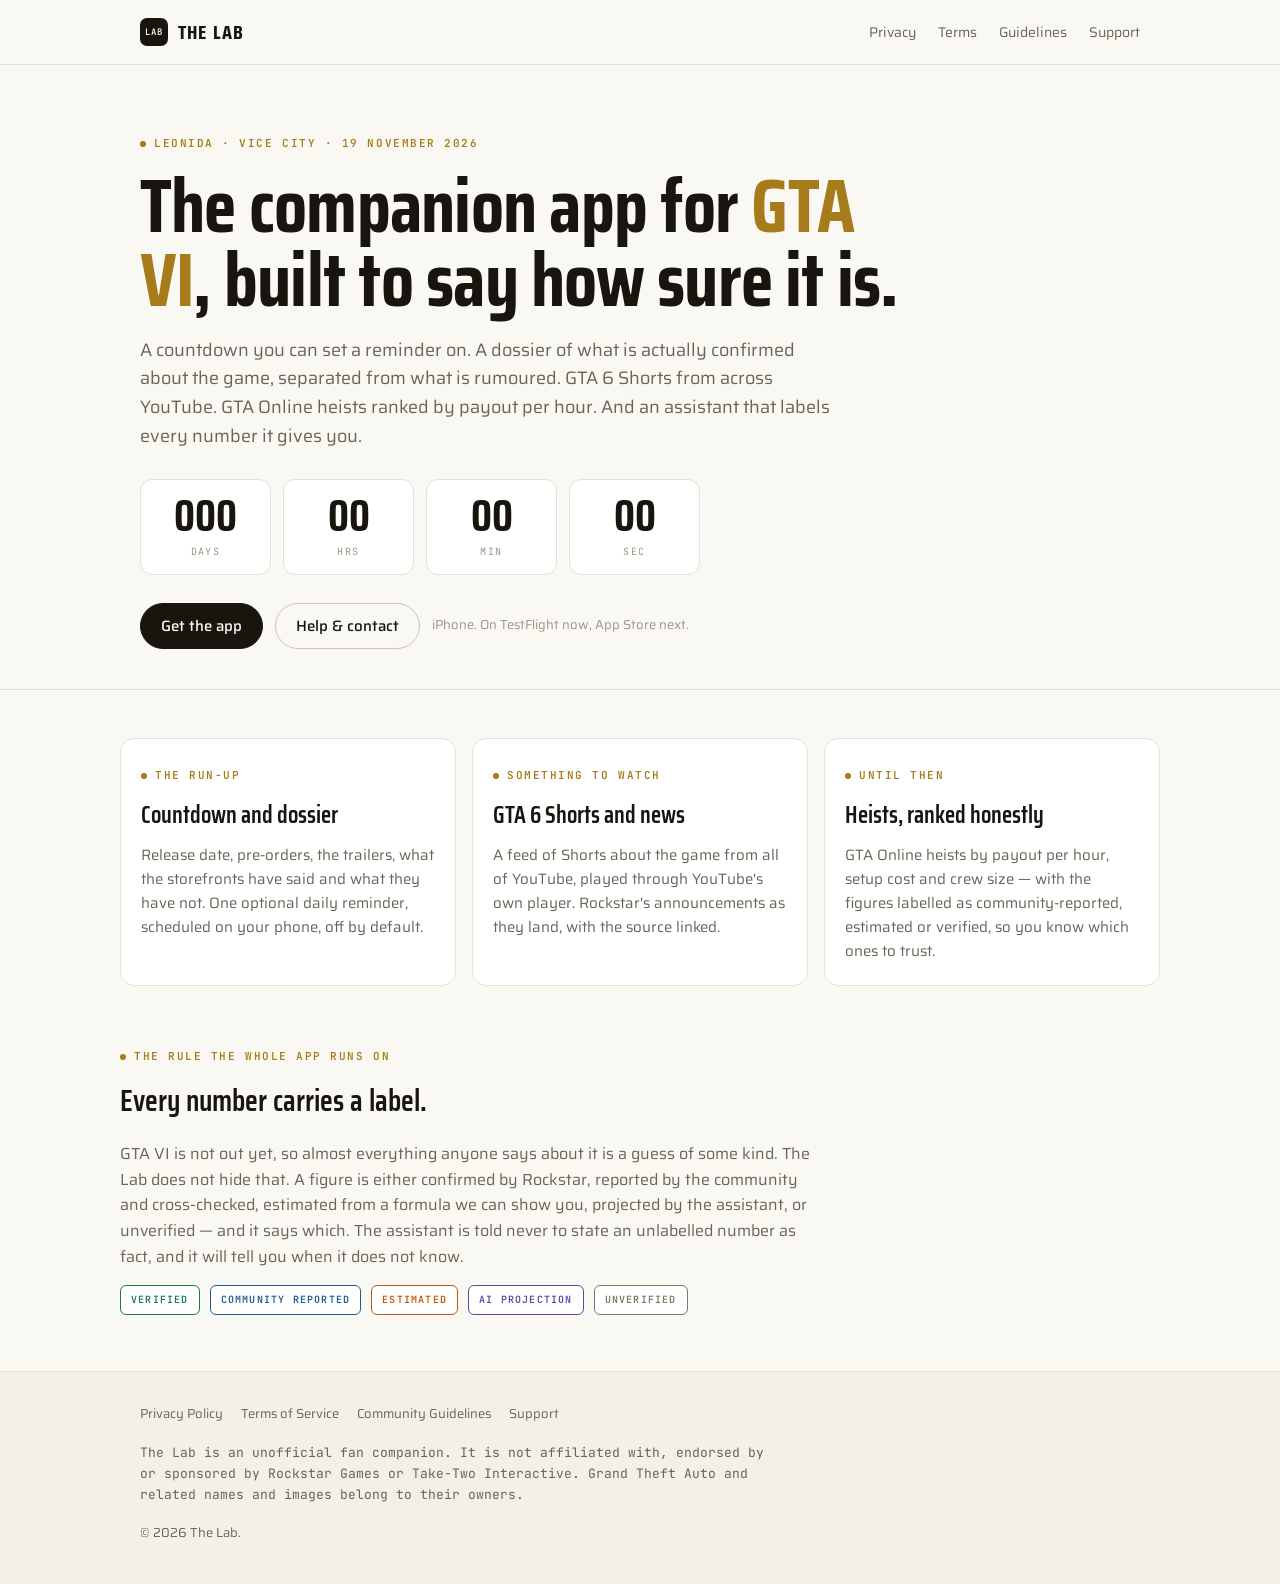
<file: index.html>
<!doctype html>
<html lang="en">
<head>
<meta charset="utf-8">
<meta name="viewport" content="width=device-width, initial-scale=1, viewport-fit=cover">
<title>The Lab — GTA VI companion</title>
<meta name="description" content="The Lab is an unofficial fan companion for Grand Theft Auto VI: the launch countdown, what is actually known about the game, GTA 6 Shorts, heist payouts, and an assistant that says when it does not know.">
<link rel="icon" href="favicon.svg" type="image/svg+xml">
<link rel="preconnect" href="https://fonts.googleapis.com">
<link rel="preconnect" href="https://fonts.gstatic.com" crossorigin>
<link href="https://fonts.googleapis.com/css2?family=JetBrains+Mono:wght@400;600&family=Saira+Condensed:wght@600;700&family=Saira:wght@400;500&display=swap" rel="stylesheet">
<link rel="stylesheet" href="styles.css">
<meta property="og:title" content="The Lab — GTA VI companion">
<meta property="og:description" content="The countdown, the dossier, the Shorts and the heists. Every number labelled with how sure we are.">
<meta property="og:type" content="website">
</head>
<body>

<header class="site-header">
  <div class="wrap">
    <a class="brand" href="./" aria-label="The Lab home">
      <span class="brand-mark" aria-hidden="true">LAB</span>
      <span class="brand-name">The Lab</span>
    </a>
    <nav class="site-nav" aria-label="Site">
      <a href="privacy.html">Privacy</a>
      <a href="terms.html">Terms</a>
      <a href="community-guidelines.html">Guidelines</a>
      <a href="support.html">Support</a>
    </nav>
  </div>
</header>

<main>
  <section class="hero">
    <div class="wrap">
      <span class="eyebrow">Leonida · Vice City · 19 November 2026</span>
      <h1>The companion app for <em>GTA VI</em>, built to say how sure it is.</h1>
      <p class="lead">A countdown you can set a reminder on. A dossier of what is actually confirmed about the game, separated from what is rumoured. GTA 6 Shorts from across YouTube. GTA Online heists ranked by payout per hour. And an assistant that labels every number it gives you.</p>

      <div class="countdown" id="countdown" aria-live="polite" aria-label="Time until GTA VI launches">
        <div><b id="cd-days">—</b><span>days</span></div>
        <div><b id="cd-hours">—</b><span>hrs</span></div>
        <div><b id="cd-mins">—</b><span>min</span></div>
        <div><b id="cd-secs">—</b><span>sec</span></div>
      </div>

      <div class="cta-row">
        <a class="btn" href="support.html#get-the-app">Get the app</a>
        <a class="btn secondary" href="support.html">Help &amp; contact</a>
        <span class="cta-note">iPhone. On TestFlight now, App Store next.</span>
      </div>
    </div>
  </section>

  <section class="wrap features" aria-label="What is inside">
    <article class="feature">
      <span class="eyebrow">The run-up</span>
      <h2>Countdown and dossier</h2>
      <p>Release date, pre-orders, the trailers, what the storefronts have said and what they have not. One optional daily reminder, scheduled on your phone, off by default.</p>
    </article>
    <article class="feature">
      <span class="eyebrow">Something to watch</span>
      <h2>GTA 6 Shorts and news</h2>
      <p>A feed of Shorts about the game from all of YouTube, played through YouTube's own player. Rockstar's announcements as they land, with the source linked.</p>
    </article>
    <article class="feature">
      <span class="eyebrow">Until then</span>
      <h2>Heists, ranked honestly</h2>
      <p>GTA Online heists by payout per hour, setup cost and crew size — with the figures labelled as community-reported, estimated or verified, so you know which ones to trust.</p>
    </article>
  </section>

  <section class="wrap labels" aria-labelledby="labels-h">
    <span class="eyebrow">The rule the whole app runs on</span>
    <h2 id="labels-h">Every number carries a label.</h2>
    <p>GTA VI is not out yet, so almost everything anyone says about it is a guess of some kind. The Lab does not hide that. A figure is either confirmed by Rockstar, reported by the community and cross-checked, estimated from a formula we can show you, projected by the assistant, or unverified — and it says which. The assistant is told never to state an unlabelled number as fact, and it will tell you when it does not know.</p>
    <div class="label-row" aria-label="The five labels">
      <span class="label verified">VERIFIED</span>
      <span class="label community">COMMUNITY REPORTED</span>
      <span class="label estimated">ESTIMATED</span>
      <span class="label projection">AI PROJECTION</span>
      <span class="label unverified">UNVERIFIED</span>
    </div>
  </section>
</main>

<footer class="site-footer">
  <div class="wrap">
    <nav aria-label="Legal">
      <a href="privacy.html">Privacy Policy</a>
      <a href="terms.html">Terms of Service</a>
      <a href="community-guidelines.html">Community Guidelines</a>
      <a href="support.html">Support</a>
    </nav>
    <p class="disclaimer">The Lab is an unofficial fan companion. It is not affiliated with, endorsed by or sponsored by Rockstar Games or Take-Two Interactive. Grand Theft Auto and related names and images belong to their owners.</p>
    <p>© 2026 The Lab.</p>
  </div>
</footer>

<script>
(function () {
  // Same instant the app counts down to: apps/mobile/lib/gta6.ts.
  var target = Date.parse("2026-11-19T05:00:00Z");
  var el = {
    d: document.getElementById("cd-days"),
    h: document.getElementById("cd-hours"),
    m: document.getElementById("cd-mins"),
    s: document.getElementById("cd-secs")
  };
  function pad(n, w) { n = String(n); while (n.length < w) n = "0" + n; return n; }
  function tick() {
    var left = Math.max(0, target - Date.now());
    var s = Math.floor(left / 1000);
    el.d.textContent = pad(Math.floor(s / 86400), 3);
    el.h.textContent = pad(Math.floor(s % 86400 / 3600), 2);
    el.m.textContent = pad(Math.floor(s % 3600 / 60), 2);
    el.s.textContent = pad(s % 60, 2);
  }
  tick();
  setInterval(tick, 1000);
})();
</script>
</body>
</html>
</file>
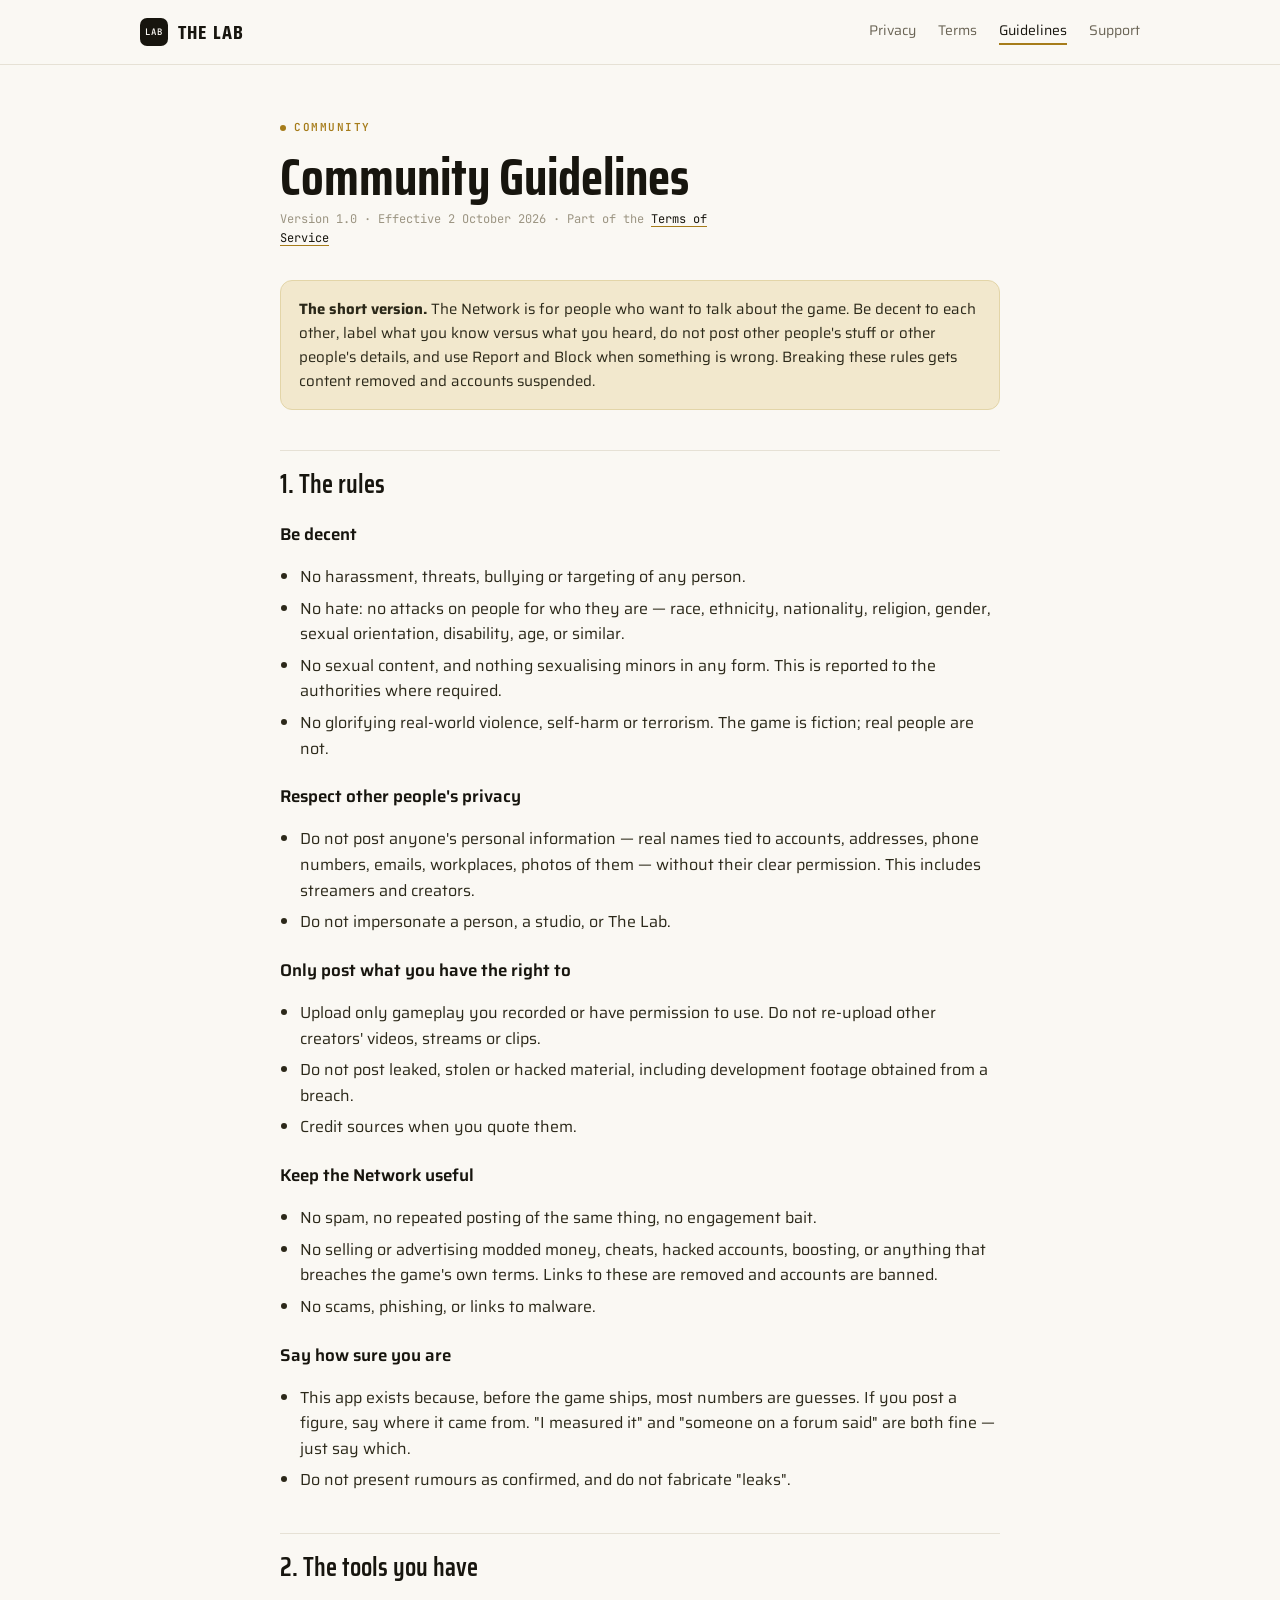
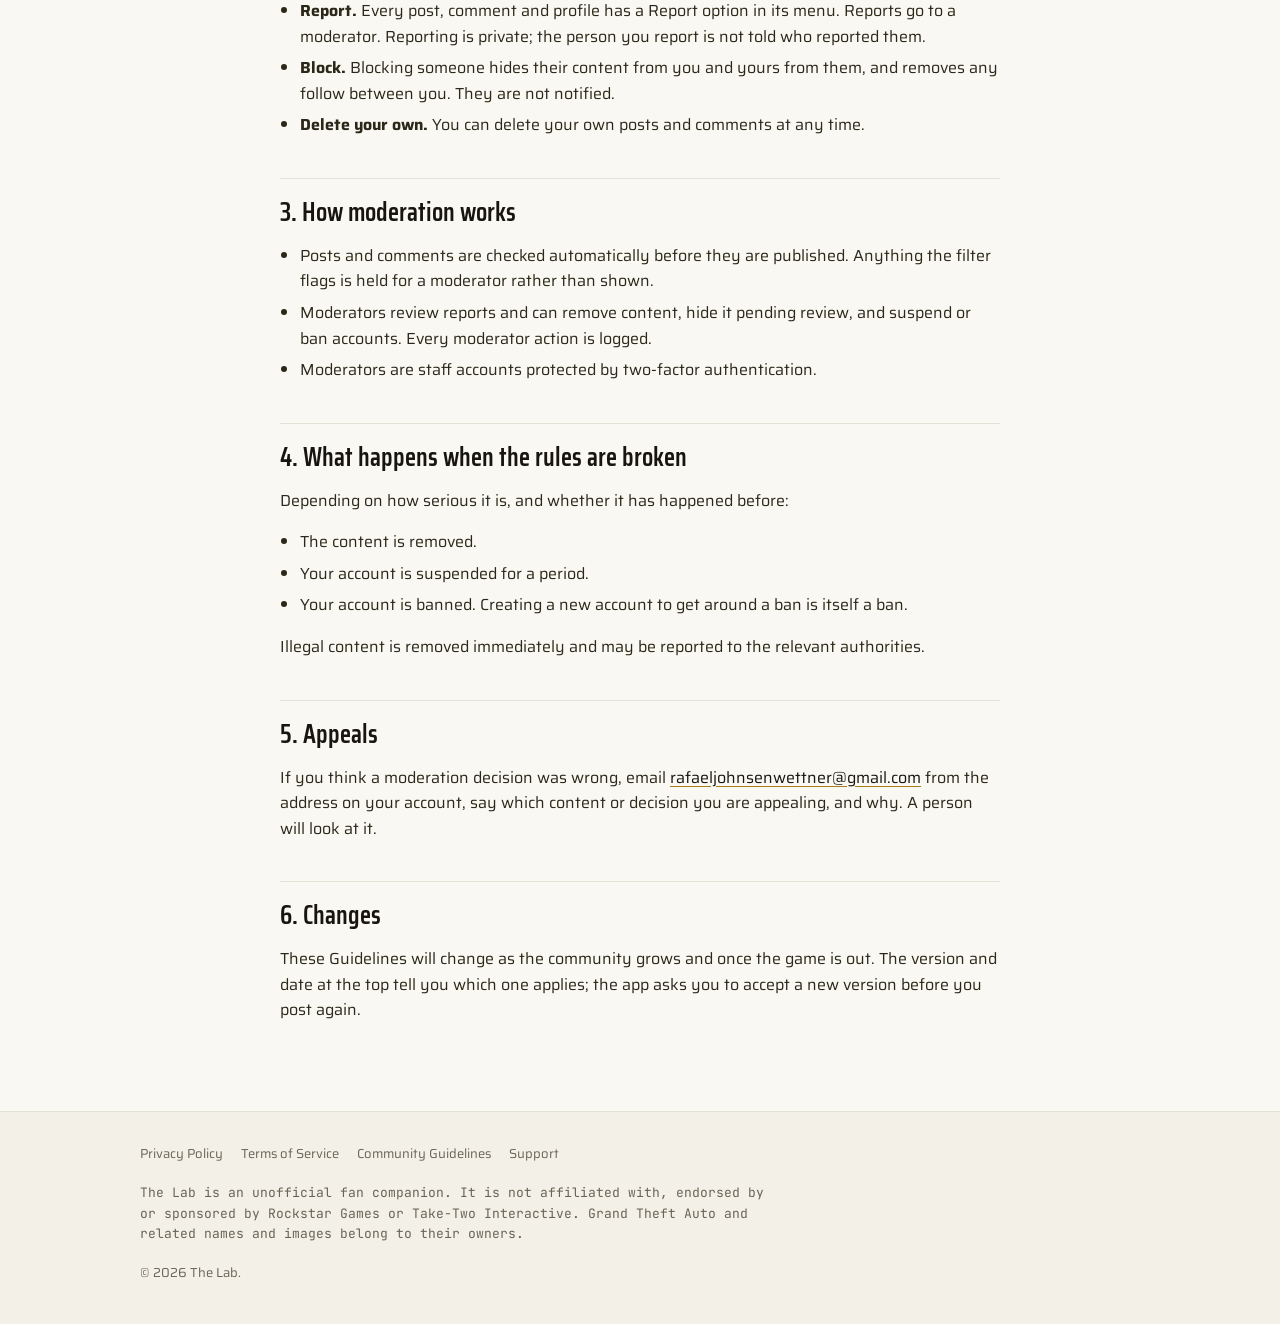
<file: community-guidelines.html>
<!doctype html>
<html lang="en">
<head>
<meta charset="utf-8">
<meta name="viewport" content="width=device-width, initial-scale=1, viewport-fit=cover">
<title>Community Guidelines — The Lab</title>
<meta name="description" content="The rules for posting in The Lab's community, how reporting and blocking work, and what happens when the rules are broken.">
<link rel="icon" href="favicon.svg" type="image/svg+xml">
<link rel="preconnect" href="https://fonts.googleapis.com">
<link rel="preconnect" href="https://fonts.gstatic.com" crossorigin>
<link href="https://fonts.googleapis.com/css2?family=JetBrains+Mono:wght@400;600&family=Saira+Condensed:wght@600;700&family=Saira:wght@400;500&display=swap" rel="stylesheet">
<link rel="stylesheet" href="styles.css">
</head>
<body>

<header class="site-header">
  <div class="wrap">
    <a class="brand" href="./" aria-label="The Lab home">
      <span class="brand-mark" aria-hidden="true">LAB</span>
      <span class="brand-name">The Lab</span>
    </a>
    <nav class="site-nav" aria-label="Site">
      <a href="privacy.html">Privacy</a>
      <a href="terms.html">Terms</a>
      <a href="community-guidelines.html" aria-current="page">Guidelines</a>
      <a href="support.html">Support</a>
    </nav>
  </div>
</header>

<main class="doc">
  <div class="wrap">
    <span class="eyebrow">Community</span>
    <h1>Community Guidelines</h1>
    <p class="meta">Version 1.0 · Effective 2 October 2026 · Part of the <a href="terms.html">Terms of Service</a></p>

    <div class="summary">
      <p><strong>The short version.</strong> The Network is for people who want to talk about the game. Be decent to each other, label what you know versus what you heard, do not post other people's stuff or other people's details, and use Report and Block when something is wrong. Breaking these rules gets content removed and accounts suspended.</p>
    </div>

    <h2>1. The rules</h2>

    <h3>Be decent</h3>
    <ul>
      <li>No harassment, threats, bullying or targeting of any person.</li>
      <li>No hate: no attacks on people for who they are — race, ethnicity, nationality, religion, gender, sexual orientation, disability, age, or similar.</li>
      <li>No sexual content, and nothing sexualising minors in any form. This is reported to the authorities where required.</li>
      <li>No glorifying real-world violence, self-harm or terrorism. The game is fiction; real people are not.</li>
    </ul>

    <h3>Respect other people's privacy</h3>
    <ul>
      <li>Do not post anyone's personal information — real names tied to accounts, addresses, phone numbers, emails, workplaces, photos of them — without their clear permission. This includes streamers and creators.</li>
      <li>Do not impersonate a person, a studio, or The Lab.</li>
    </ul>

    <h3>Only post what you have the right to</h3>
    <ul>
      <li>Upload only gameplay you recorded or have permission to use. Do not re-upload other creators' videos, streams or clips.</li>
      <li>Do not post leaked, stolen or hacked material, including development footage obtained from a breach.</li>
      <li>Credit sources when you quote them.</li>
    </ul>

    <h3>Keep the Network useful</h3>
    <ul>
      <li>No spam, no repeated posting of the same thing, no engagement bait.</li>
      <li>No selling or advertising modded money, cheats, hacked accounts, boosting, or anything that breaches the game's own terms. Links to these are removed and accounts are banned.</li>
      <li>No scams, phishing, or links to malware.</li>
    </ul>

    <h3>Say how sure you are</h3>
    <ul>
      <li>This app exists because, before the game ships, most numbers are guesses. If you post a figure, say where it came from. "I measured it" and "someone on a forum said" are both fine — just say which.</li>
      <li>Do not present rumours as confirmed, and do not fabricate "leaks".</li>
    </ul>

    <h2>2. The tools you have</h2>
    <ul>
      <li><strong>Report.</strong> Every post, comment and profile has a Report option in its menu. Reports go to a moderator. Reporting is private; the person you report is not told who reported them.</li>
      <li><strong>Block.</strong> Blocking someone hides their content from you and yours from them, and removes any follow between you. They are not notified.</li>
      <li><strong>Delete your own.</strong> You can delete your own posts and comments at any time.</li>
    </ul>

    <h2>3. How moderation works</h2>
    <ul>
      <li>Posts and comments are checked automatically before they are published. Anything the filter flags is held for a moderator rather than shown.</li>
      <li>Moderators review reports and can remove content, hide it pending review, and suspend or ban accounts. Every moderator action is logged.</li>
      <li>Moderators are staff accounts protected by two-factor authentication.</li>
    </ul>

    <h2>4. What happens when the rules are broken</h2>
    <p>Depending on how serious it is, and whether it has happened before:</p>
    <ul>
      <li>The content is removed.</li>
      <li>Your account is suspended for a period.</li>
      <li>Your account is banned. Creating a new account to get around a ban is itself a ban.</li>
    </ul>
    <p>Illegal content is removed immediately and may be reported to the relevant authorities.</p>

    <h2>5. Appeals</h2>
    <p>If you think a moderation decision was wrong, email <a href="mailto:rafaeljohnsenwettner@gmail.com">rafaeljohnsenwettner@gmail.com</a> from the address on your account, say which content or decision you are appealing, and why. A person will look at it.</p>

    <h2>6. Changes</h2>
    <p>These Guidelines will change as the community grows and once the game is out. The version and date at the top tell you which one applies; the app asks you to accept a new version before you post again.</p>
  </div>
</main>

<footer class="site-footer">
  <div class="wrap">
    <nav aria-label="Legal">
      <a href="privacy.html">Privacy Policy</a>
      <a href="terms.html">Terms of Service</a>
      <a href="community-guidelines.html">Community Guidelines</a>
      <a href="support.html">Support</a>
    </nav>
    <p class="disclaimer">The Lab is an unofficial fan companion. It is not affiliated with, endorsed by or sponsored by Rockstar Games or Take-Two Interactive. Grand Theft Auto and related names and images belong to their owners.</p>
    <p>© 2026 The Lab.</p>
  </div>
</footer>
</body>
</html>
</file>
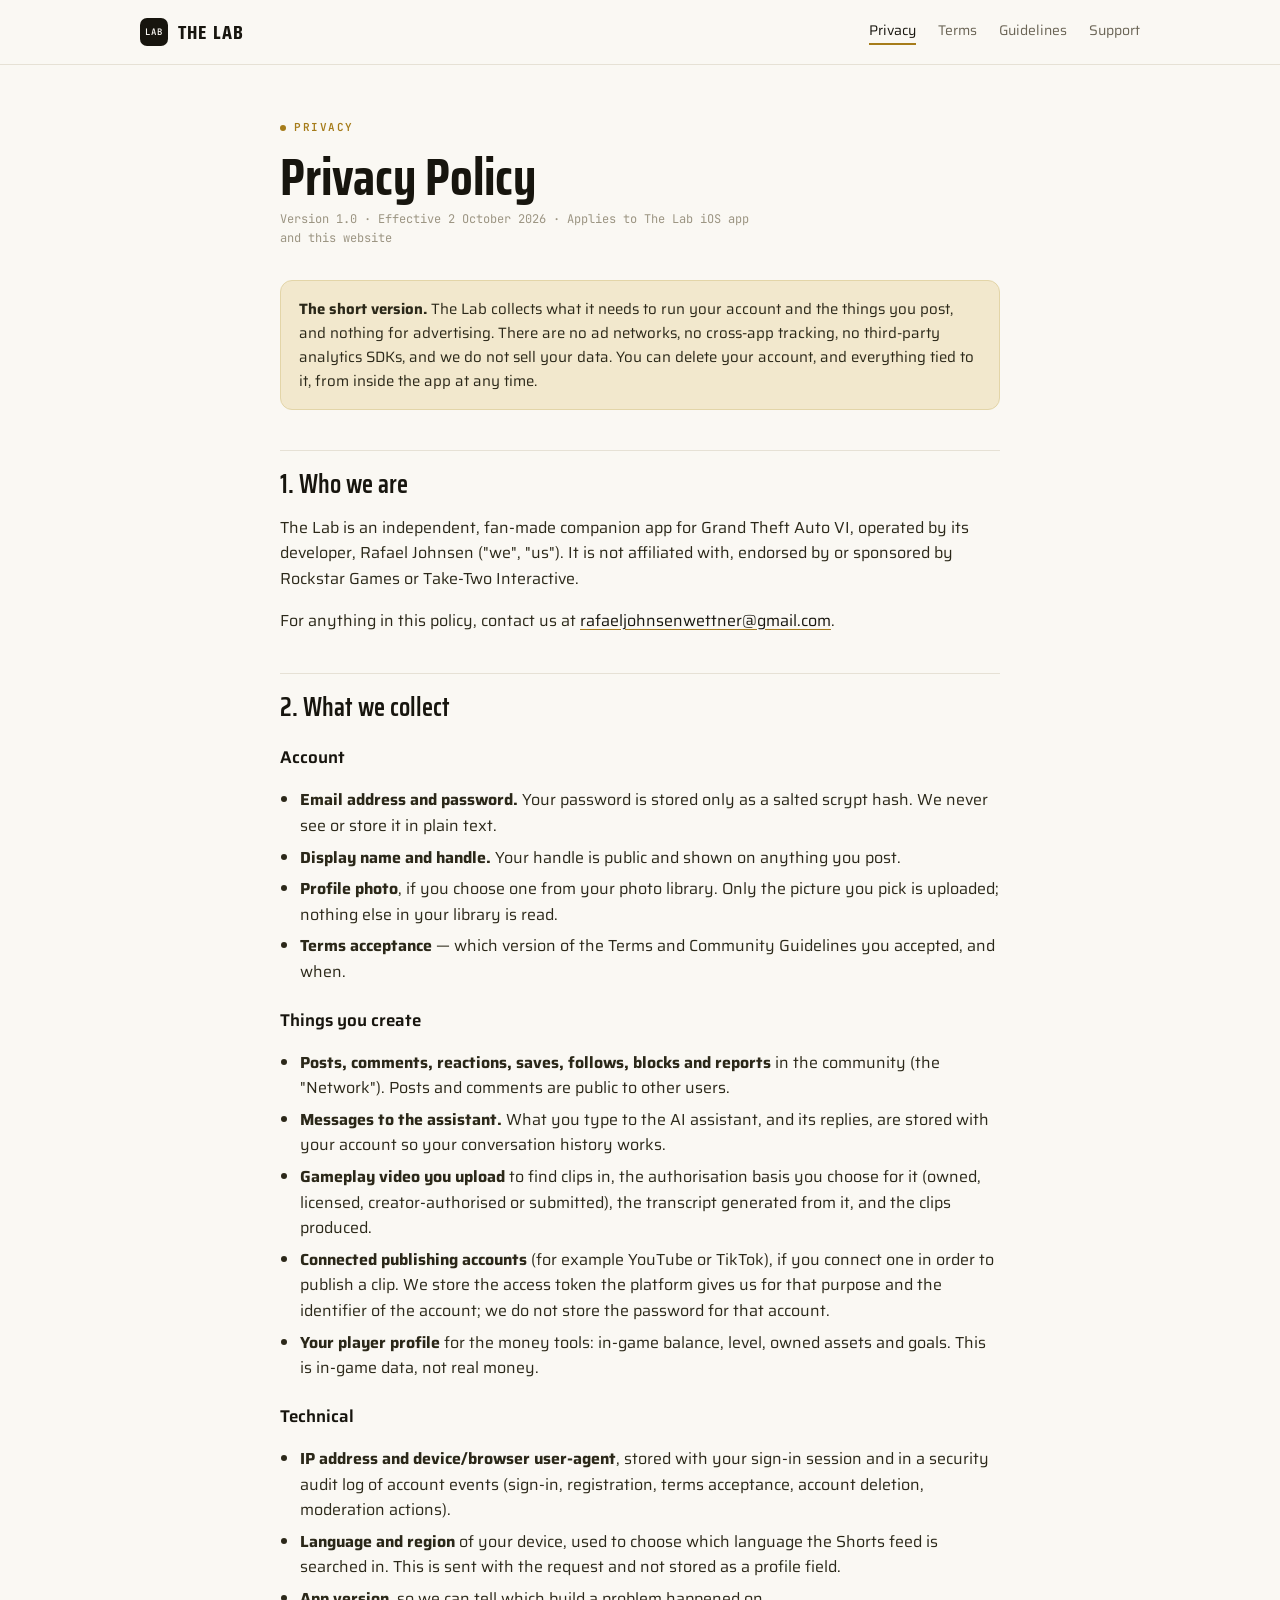
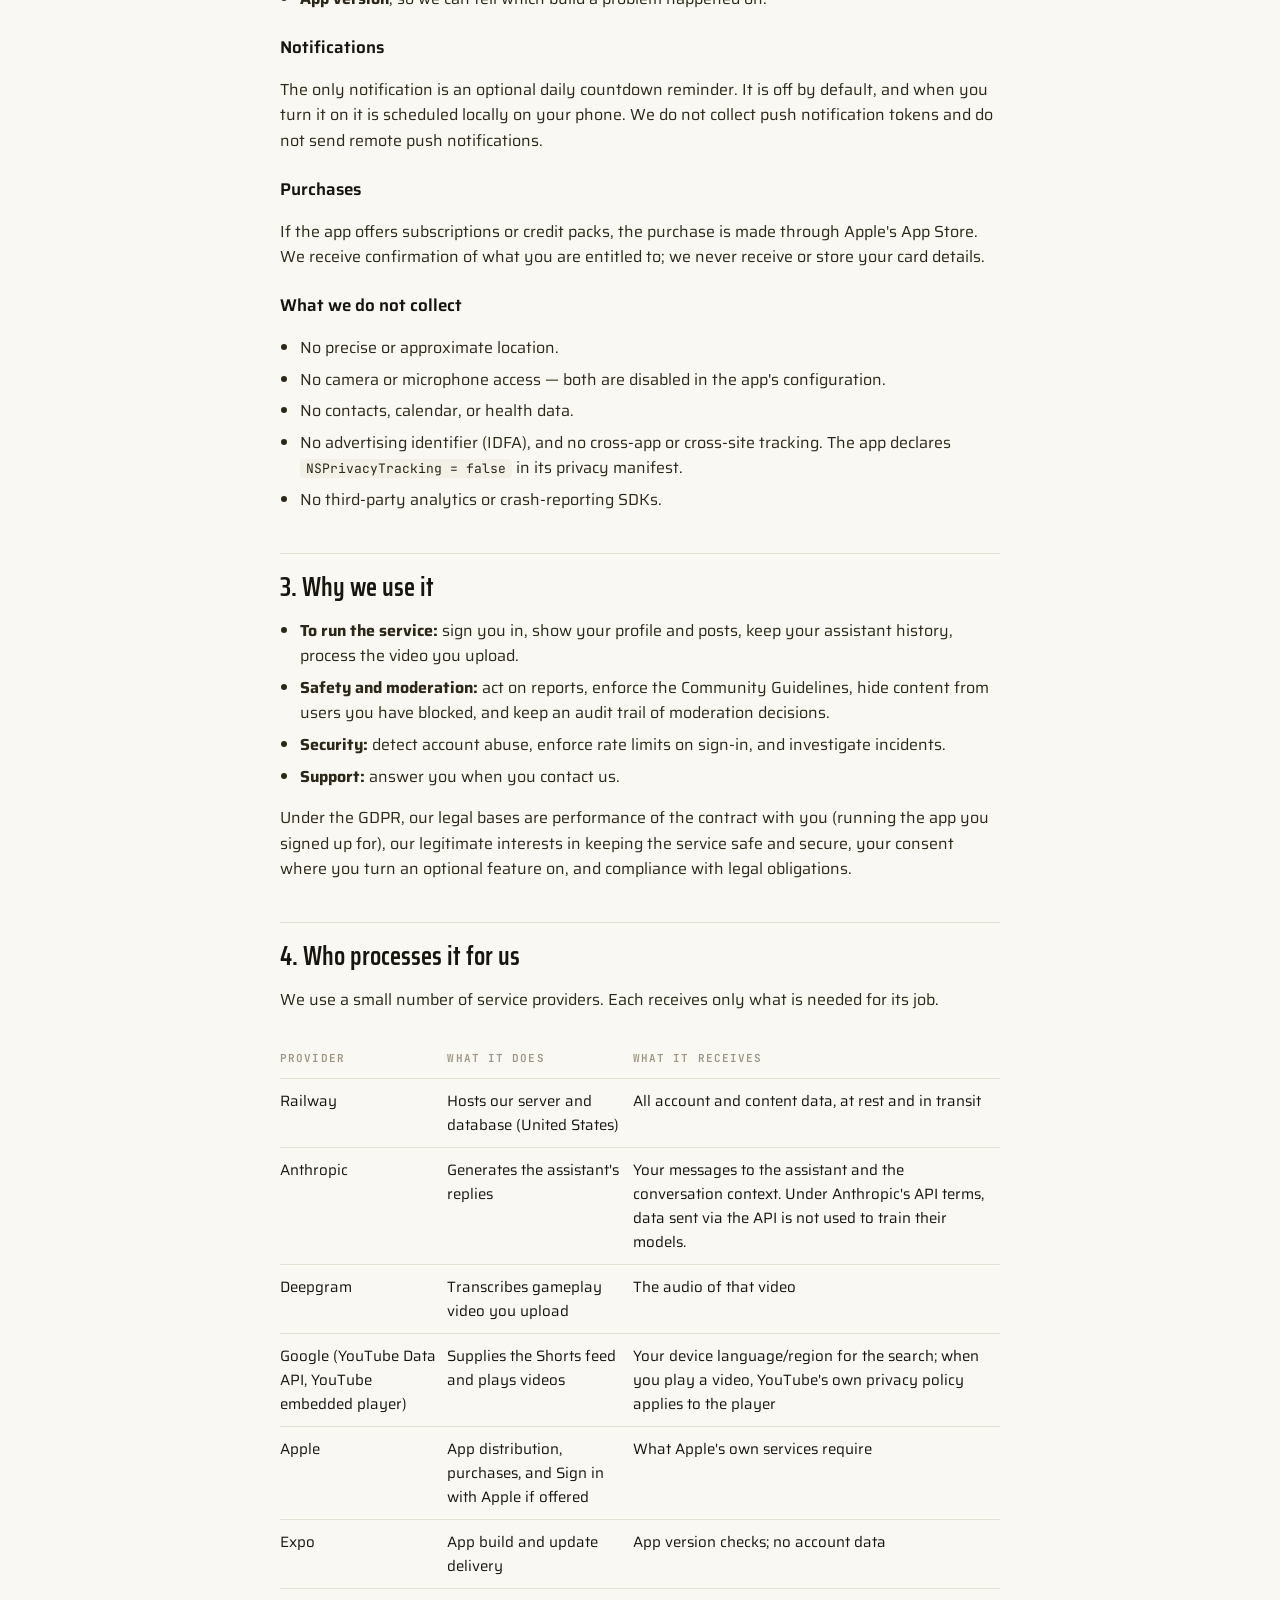
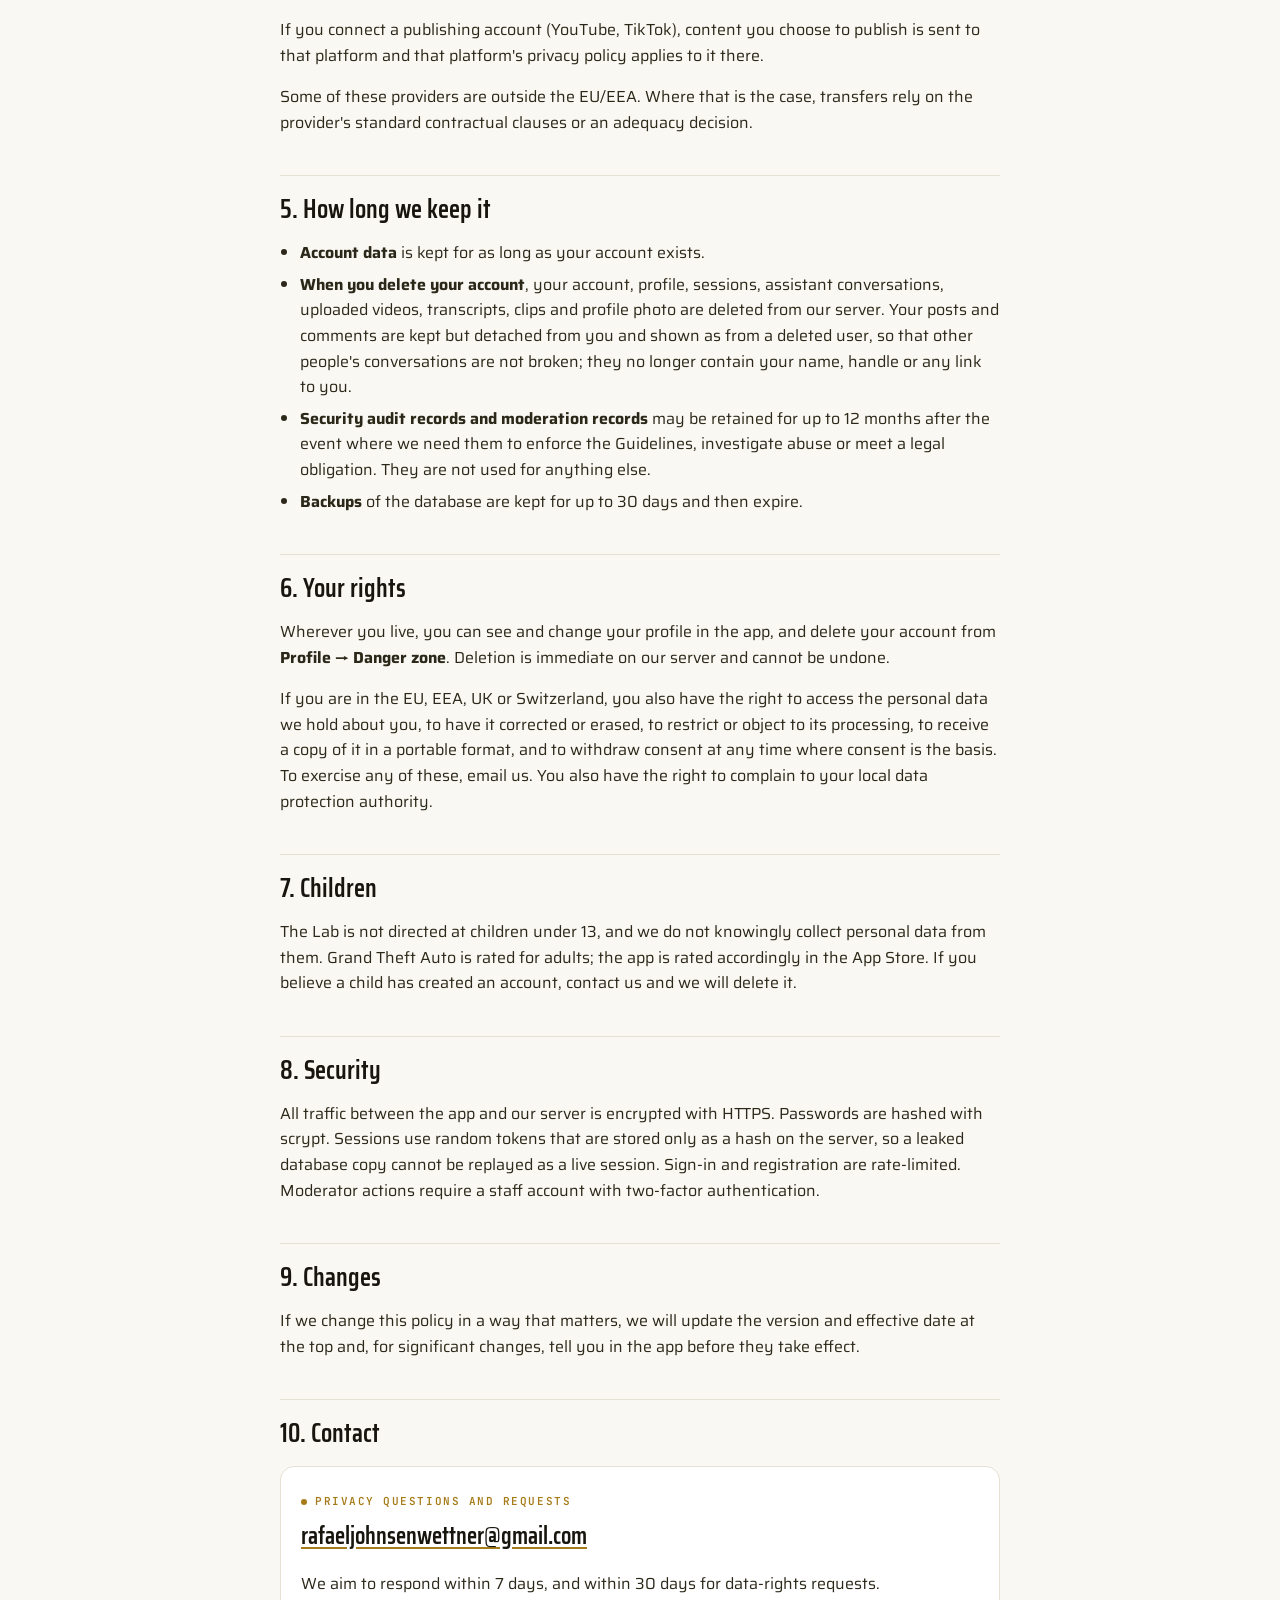
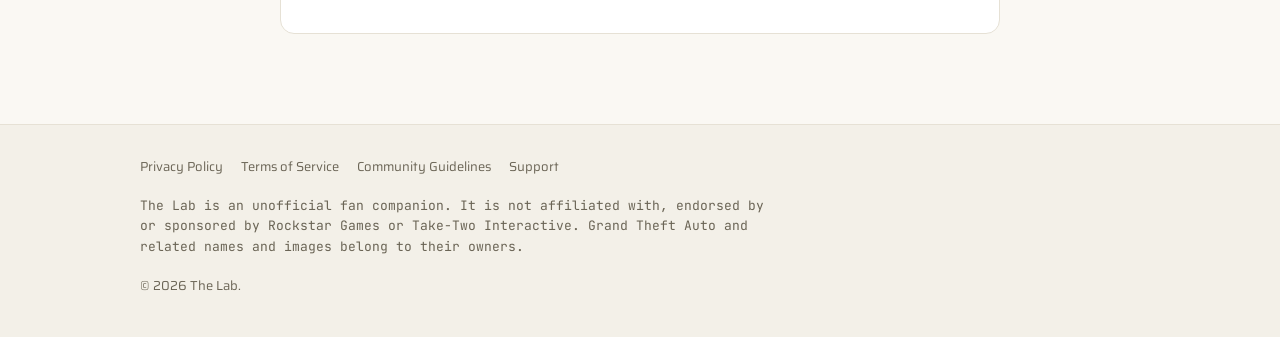
<file: privacy.html>
<!doctype html>
<html lang="en">
<head>
<meta charset="utf-8">
<meta name="viewport" content="width=device-width, initial-scale=1, viewport-fit=cover">
<title>Privacy Policy — The Lab</title>
<meta name="description" content="What The Lab collects, why, who processes it, how long it is kept, and how to delete it.">
<link rel="icon" href="favicon.svg" type="image/svg+xml">
<link rel="preconnect" href="https://fonts.googleapis.com">
<link rel="preconnect" href="https://fonts.gstatic.com" crossorigin>
<link href="https://fonts.googleapis.com/css2?family=JetBrains+Mono:wght@400;600&family=Saira+Condensed:wght@600;700&family=Saira:wght@400;500&display=swap" rel="stylesheet">
<link rel="stylesheet" href="styles.css">
</head>
<body>

<header class="site-header">
  <div class="wrap">
    <a class="brand" href="./" aria-label="The Lab home">
      <span class="brand-mark" aria-hidden="true">LAB</span>
      <span class="brand-name">The Lab</span>
    </a>
    <nav class="site-nav" aria-label="Site">
      <a href="privacy.html" aria-current="page">Privacy</a>
      <a href="terms.html">Terms</a>
      <a href="community-guidelines.html">Guidelines</a>
      <a href="support.html">Support</a>
    </nav>
  </div>
</header>

<main class="doc">
  <div class="wrap">
    <span class="eyebrow">Privacy</span>
    <h1>Privacy Policy</h1>
    <p class="meta">Version 1.0 · Effective 2 October 2026 · Applies to The Lab iOS app and this website</p>

    <div class="summary">
      <p><strong>The short version.</strong> The Lab collects what it needs to run your account and the things you post, and nothing for advertising. There are no ad networks, no cross-app tracking, no third-party analytics SDKs, and we do not sell your data. You can delete your account, and everything tied to it, from inside the app at any time.</p>
    </div>

    <h2>1. Who we are</h2>
    <p>The Lab is an independent, fan-made companion app for Grand Theft Auto VI, operated by its developer, Rafael Johnsen ("we", "us"). It is not affiliated with, endorsed by or sponsored by Rockstar Games or Take-Two Interactive.</p>
    <p>For anything in this policy, contact us at <a href="mailto:rafaeljohnsenwettner@gmail.com">rafaeljohnsenwettner@gmail.com</a>.</p>

    <h2>2. What we collect</h2>

    <h3>Account</h3>
    <ul>
      <li><strong>Email address and password.</strong> Your password is stored only as a salted scrypt hash. We never see or store it in plain text.</li>
      <li><strong>Display name and handle.</strong> Your handle is public and shown on anything you post.</li>
      <li><strong>Profile photo</strong>, if you choose one from your photo library. Only the picture you pick is uploaded; nothing else in your library is read.</li>
      <li><strong>Terms acceptance</strong> — which version of the Terms and Community Guidelines you accepted, and when.</li>
    </ul>

    <h3>Things you create</h3>
    <ul>
      <li><strong>Posts, comments, reactions, saves, follows, blocks and reports</strong> in the community (the "Network"). Posts and comments are public to other users.</li>
      <li><strong>Messages to the assistant.</strong> What you type to the AI assistant, and its replies, are stored with your account so your conversation history works.</li>
      <li><strong>Gameplay video you upload</strong> to find clips in, the authorisation basis you choose for it (owned, licensed, creator-authorised or submitted), the transcript generated from it, and the clips produced.</li>
      <li><strong>Connected publishing accounts</strong> (for example YouTube or TikTok), if you connect one in order to publish a clip. We store the access token the platform gives us for that purpose and the identifier of the account; we do not store the password for that account.</li>
      <li><strong>Your player profile</strong> for the money tools: in-game balance, level, owned assets and goals. This is in-game data, not real money.</li>
    </ul>

    <h3>Technical</h3>
    <ul>
      <li><strong>IP address and device/browser user-agent</strong>, stored with your sign-in session and in a security audit log of account events (sign-in, registration, terms acceptance, account deletion, moderation actions).</li>
      <li><strong>Language and region</strong> of your device, used to choose which language the Shorts feed is searched in. This is sent with the request and not stored as a profile field.</li>
      <li><strong>App version</strong>, so we can tell which build a problem happened on.</li>
    </ul>

    <h3>Notifications</h3>
    <p>The only notification is an optional daily countdown reminder. It is off by default, and when you turn it on it is scheduled locally on your phone. We do not collect push notification tokens and do not send remote push notifications.</p>

    <h3>Purchases</h3>
    <p>If the app offers subscriptions or credit packs, the purchase is made through Apple's App Store. We receive confirmation of what you are entitled to; we never receive or store your card details.</p>

    <h3>What we do not collect</h3>
    <ul>
      <li>No precise or approximate location.</li>
      <li>No camera or microphone access — both are disabled in the app's configuration.</li>
      <li>No contacts, calendar, or health data.</li>
      <li>No advertising identifier (IDFA), and no cross-app or cross-site tracking. The app declares <code>NSPrivacyTracking = false</code> in its privacy manifest.</li>
      <li>No third-party analytics or crash-reporting SDKs.</li>
    </ul>

    <h2>3. Why we use it</h2>
    <ul>
      <li><strong>To run the service:</strong> sign you in, show your profile and posts, keep your assistant history, process the video you upload.</li>
      <li><strong>Safety and moderation:</strong> act on reports, enforce the Community Guidelines, hide content from users you have blocked, and keep an audit trail of moderation decisions.</li>
      <li><strong>Security:</strong> detect account abuse, enforce rate limits on sign-in, and investigate incidents.</li>
      <li><strong>Support:</strong> answer you when you contact us.</li>
    </ul>
    <p>Under the GDPR, our legal bases are performance of the contract with you (running the app you signed up for), our legitimate interests in keeping the service safe and secure, your consent where you turn an optional feature on, and compliance with legal obligations.</p>

    <h2>4. Who processes it for us</h2>
    <p>We use a small number of service providers. Each receives only what is needed for its job.</p>
    <div class="table-scroll">
    <table>
      <tr><th>Provider</th><th>What it does</th><th>What it receives</th></tr>
      <tr><td>Railway</td><td>Hosts our server and database (United States)</td><td>All account and content data, at rest and in transit</td></tr>
      <tr><td>Anthropic</td><td>Generates the assistant's replies</td><td>Your messages to the assistant and the conversation context. Under Anthropic's API terms, data sent via the API is not used to train their models.</td></tr>
      <tr><td>Deepgram</td><td>Transcribes gameplay video you upload</td><td>The audio of that video</td></tr>
      <tr><td>Google (YouTube Data API, YouTube embedded player)</td><td>Supplies the Shorts feed and plays videos</td><td>Your device language/region for the search; when you play a video, YouTube's own privacy policy applies to the player</td></tr>
      <tr><td>Apple</td><td>App distribution, purchases, and Sign in with Apple if offered</td><td>What Apple's own services require</td></tr>
      <tr><td>Expo</td><td>App build and update delivery</td><td>App version checks; no account data</td></tr>
    </table>
    </div>
    <p>If you connect a publishing account (YouTube, TikTok), content you choose to publish is sent to that platform and that platform's privacy policy applies to it there.</p>
    <p>Some of these providers are outside the EU/EEA. Where that is the case, transfers rely on the provider's standard contractual clauses or an adequacy decision.</p>

    <h2>5. How long we keep it</h2>
    <ul>
      <li><strong>Account data</strong> is kept for as long as your account exists.</li>
      <li><strong>When you delete your account</strong>, your account, profile, sessions, assistant conversations, uploaded videos, transcripts, clips and profile photo are deleted from our server. Your posts and comments are kept but detached from you and shown as from a deleted user, so that other people's conversations are not broken; they no longer contain your name, handle or any link to you.</li>
      <li><strong>Security audit records and moderation records</strong> may be retained for up to 12 months after the event where we need them to enforce the Guidelines, investigate abuse or meet a legal obligation. They are not used for anything else.</li>
      <li><strong>Backups</strong> of the database are kept for up to 30 days and then expire.</li>
    </ul>

    <h2>6. Your rights</h2>
    <p>Wherever you live, you can see and change your profile in the app, and delete your account from <strong>Profile → Danger zone</strong>. Deletion is immediate on our server and cannot be undone.</p>
    <p>If you are in the EU, EEA, UK or Switzerland, you also have the right to access the personal data we hold about you, to have it corrected or erased, to restrict or object to its processing, to receive a copy of it in a portable format, and to withdraw consent at any time where consent is the basis. To exercise any of these, email us. You also have the right to complain to your local data protection authority.</p>

    <h2>7. Children</h2>
    <p>The Lab is not directed at children under 13, and we do not knowingly collect personal data from them. Grand Theft Auto is rated for adults; the app is rated accordingly in the App Store. If you believe a child has created an account, contact us and we will delete it.</p>

    <h2>8. Security</h2>
    <p>All traffic between the app and our server is encrypted with HTTPS. Passwords are hashed with scrypt. Sessions use random tokens that are stored only as a hash on the server, so a leaked database copy cannot be replayed as a live session. Sign-in and registration are rate-limited. Moderator actions require a staff account with two-factor authentication.</p>

    <h2>9. Changes</h2>
    <p>If we change this policy in a way that matters, we will update the version and effective date at the top and, for significant changes, tell you in the app before they take effect.</p>

    <h2>10. Contact</h2>
    <div class="contact-card">
      <span class="eyebrow">Privacy questions and requests</span>
      <p class="big"><a href="mailto:rafaeljohnsenwettner@gmail.com">rafaeljohnsenwettner@gmail.com</a></p>
      <p>We aim to respond within 7 days, and within 30 days for data-rights requests.</p>
    </div>
  </div>
</main>

<footer class="site-footer">
  <div class="wrap">
    <nav aria-label="Legal">
      <a href="privacy.html">Privacy Policy</a>
      <a href="terms.html">Terms of Service</a>
      <a href="community-guidelines.html">Community Guidelines</a>
      <a href="support.html">Support</a>
    </nav>
    <p class="disclaimer">The Lab is an unofficial fan companion. It is not affiliated with, endorsed by or sponsored by Rockstar Games or Take-Two Interactive. Grand Theft Auto and related names and images belong to their owners.</p>
    <p>© 2026 The Lab.</p>
  </div>
</footer>
</body>
</html>
</file>
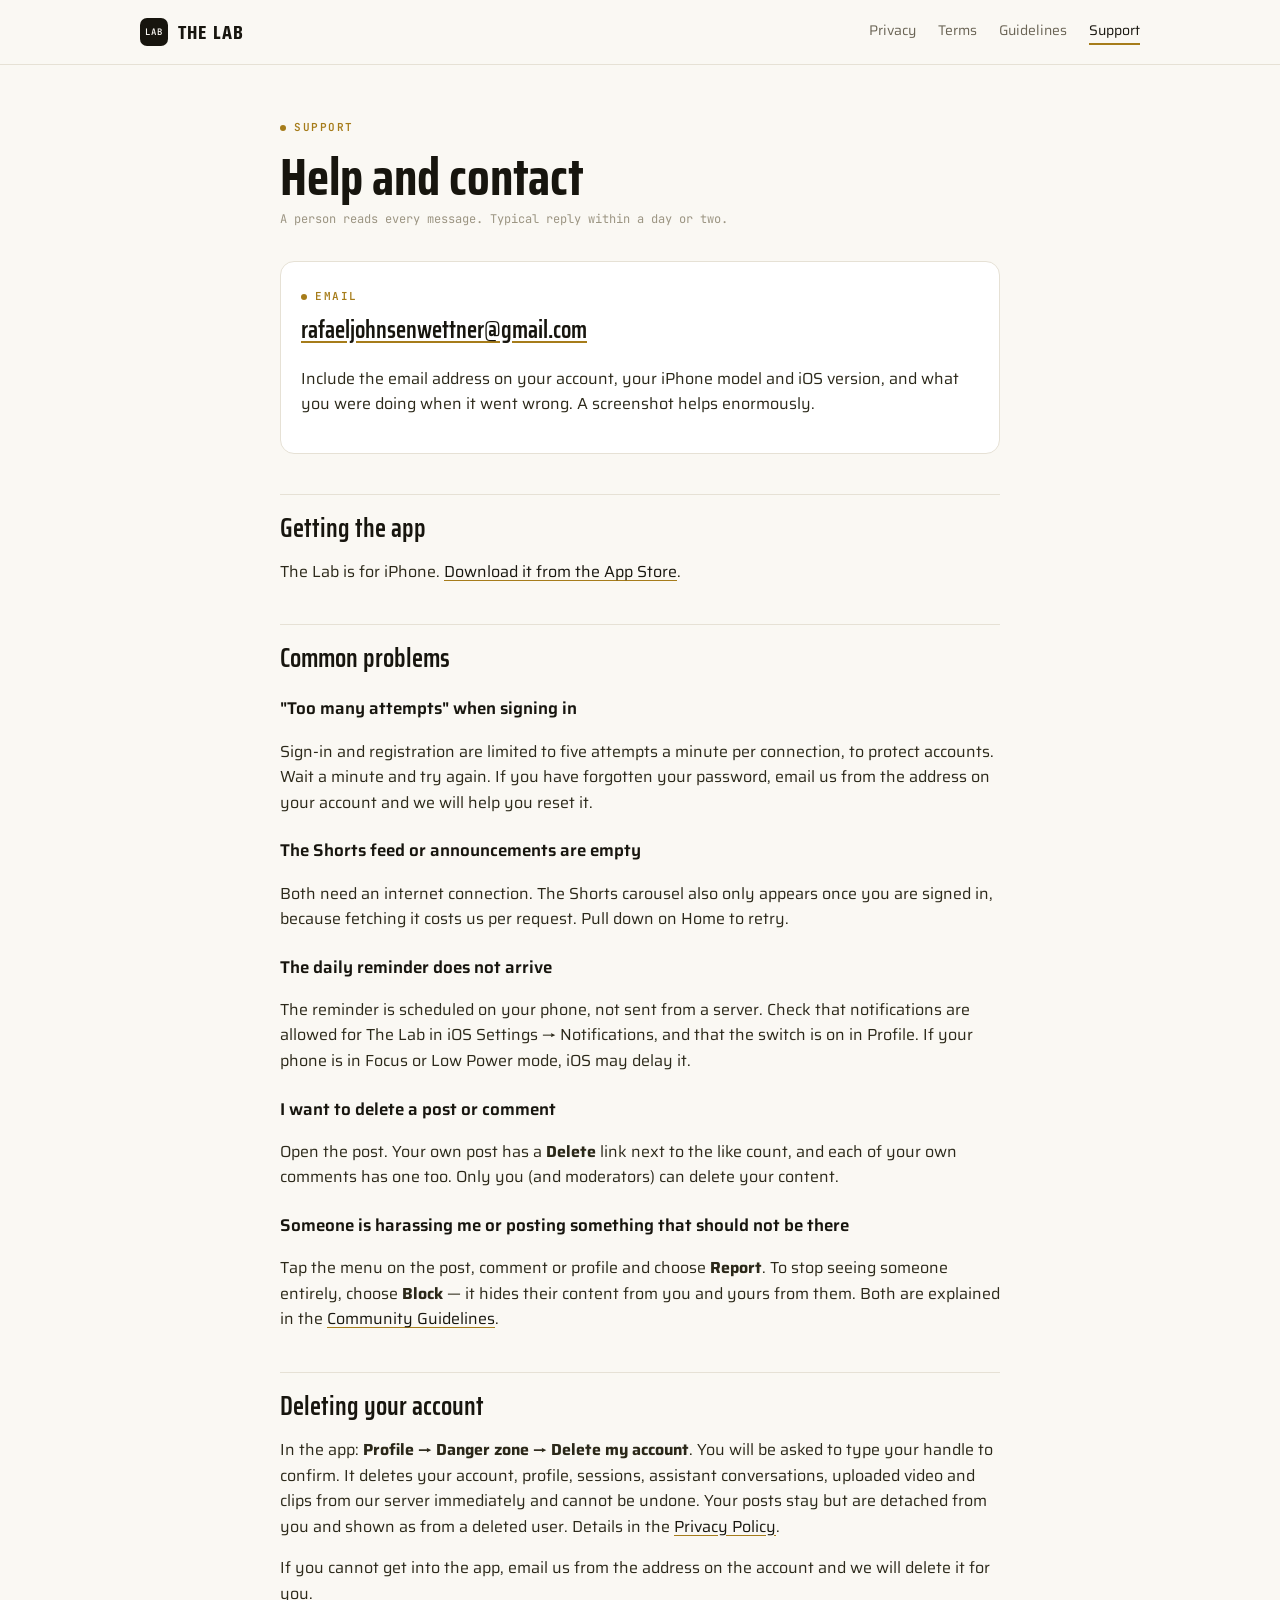
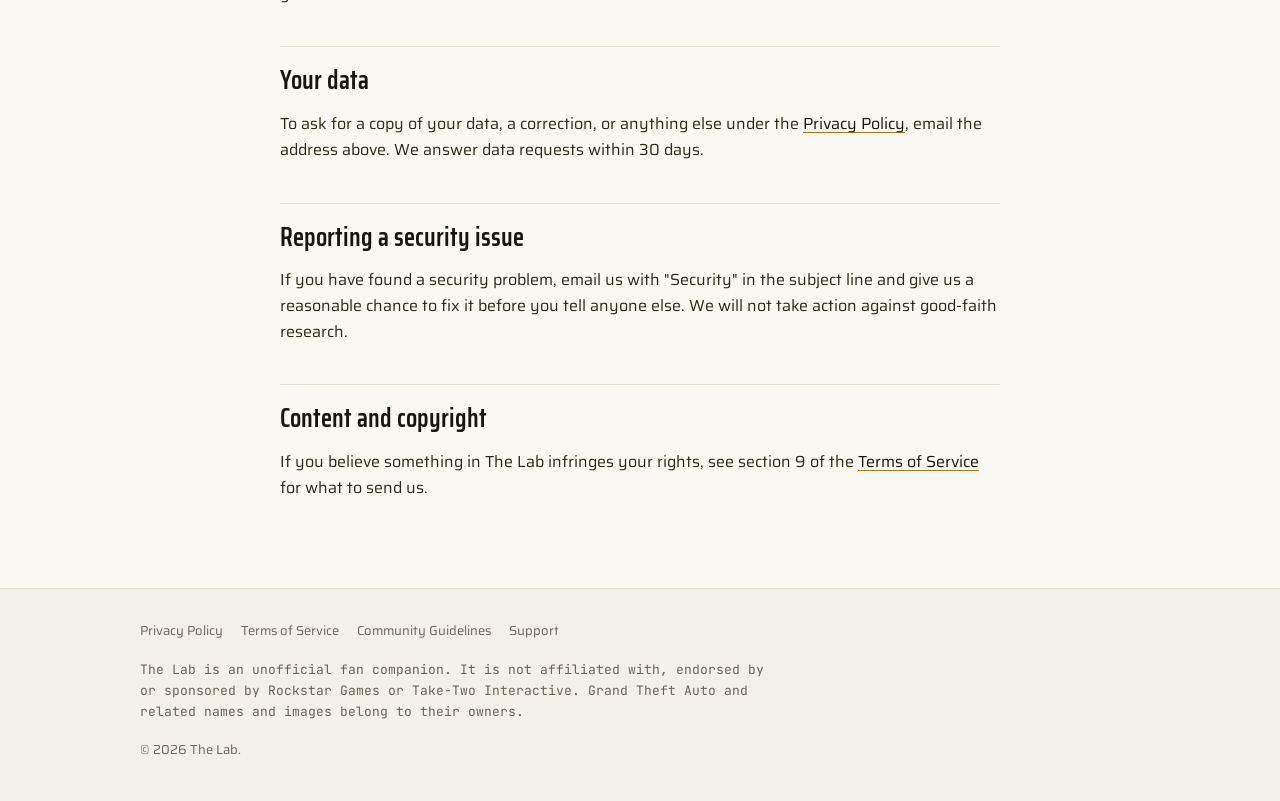
<file: support.html>
<!doctype html>
<html lang="en">
<head>
<meta charset="utf-8">
<meta name="viewport" content="width=device-width, initial-scale=1, viewport-fit=cover">
<title>Support — The Lab</title>
<meta name="description" content="Get help with The Lab: contact, common problems, how to delete your account, and how to get the app.">
<link rel="icon" href="favicon.svg" type="image/svg+xml">
<link rel="preconnect" href="https://fonts.googleapis.com">
<link rel="preconnect" href="https://fonts.gstatic.com" crossorigin>
<link href="https://fonts.googleapis.com/css2?family=JetBrains+Mono:wght@400;600&family=Saira+Condensed:wght@600;700&family=Saira:wght@400;500&display=swap" rel="stylesheet">
<link rel="stylesheet" href="styles.css">
</head>
<body>

<header class="site-header">
  <div class="wrap">
    <a class="brand" href="./" aria-label="The Lab home">
      <span class="brand-mark" aria-hidden="true">LAB</span>
      <span class="brand-name">The Lab</span>
    </a>
    <nav class="site-nav" aria-label="Site">
      <a href="privacy.html">Privacy</a>
      <a href="terms.html">Terms</a>
      <a href="community-guidelines.html">Guidelines</a>
      <a href="support.html" aria-current="page">Support</a>
    </nav>
  </div>
</header>

<main class="doc">
  <div class="wrap">
    <span class="eyebrow">Support</span>
    <h1>Help and contact</h1>
    <p class="meta">A person reads every message. Typical reply within a day or two.</p>

    <div class="contact-card">
      <span class="eyebrow">Email</span>
      <p class="big"><a href="mailto:rafaeljohnsenwettner@gmail.com?subject=The%20Lab%20support">rafaeljohnsenwettner@gmail.com</a></p>
      <p>Include the email address on your account, your iPhone model and iOS version, and what you were doing when it went wrong. A screenshot helps enormously.</p>
    </div>

    <h2 id="get-the-app">Getting the app</h2>
    <p>The Lab is for iPhone. <a href="https://apps.apple.com/app/id6812873685">Download it from the App Store</a>.</p>

    <h2>Common problems</h2>

    <h3>"Too many attempts" when signing in</h3>
    <p>Sign-in and registration are limited to five attempts a minute per connection, to protect accounts. Wait a minute and try again. If you have forgotten your password, email us from the address on your account and we will help you reset it.</p>

    <h3>The Shorts feed or announcements are empty</h3>
    <p>Both need an internet connection. The Shorts carousel also only appears once you are signed in, because fetching it costs us per request. Pull down on Home to retry.</p>

    <h3>The daily reminder does not arrive</h3>
    <p>The reminder is scheduled on your phone, not sent from a server. Check that notifications are allowed for The Lab in iOS Settings → Notifications, and that the switch is on in Profile. If your phone is in Focus or Low Power mode, iOS may delay it.</p>

    <h3>I want to delete a post or comment</h3>
    <p>Open the post. Your own post has a <strong>Delete</strong> link next to the like count, and each of your own comments has one too. Only you (and moderators) can delete your content.</p>

    <h3>Someone is harassing me or posting something that should not be there</h3>
    <p>Tap the menu on the post, comment or profile and choose <strong>Report</strong>. To stop seeing someone entirely, choose <strong>Block</strong> — it hides their content from you and yours from them. Both are explained in the <a href="community-guidelines.html">Community Guidelines</a>.</p>

    <h2>Deleting your account</h2>
    <p>In the app: <strong>Profile → Danger zone → Delete my account</strong>. You will be asked to type your handle to confirm. It deletes your account, profile, sessions, assistant conversations, uploaded video and clips from our server immediately and cannot be undone. Your posts stay but are detached from you and shown as from a deleted user. Details in the <a href="privacy.html">Privacy Policy</a>.</p>
    <p>If you cannot get into the app, email us from the address on the account and we will delete it for you.</p>

    <h2>Your data</h2>
    <p>To ask for a copy of your data, a correction, or anything else under the <a href="privacy.html">Privacy Policy</a>, email the address above. We answer data requests within 30 days.</p>

    <h2>Reporting a security issue</h2>
    <p>If you have found a security problem, email us with "Security" in the subject line and give us a reasonable chance to fix it before you tell anyone else. We will not take action against good-faith research.</p>

    <h2>Content and copyright</h2>
    <p>If you believe something in The Lab infringes your rights, see section 9 of the <a href="terms.html">Terms of Service</a> for what to send us.</p>
  </div>
</main>

<footer class="site-footer">
  <div class="wrap">
    <nav aria-label="Legal">
      <a href="privacy.html">Privacy Policy</a>
      <a href="terms.html">Terms of Service</a>
      <a href="community-guidelines.html">Community Guidelines</a>
      <a href="support.html">Support</a>
    </nav>
    <p class="disclaimer">The Lab is an unofficial fan companion. It is not affiliated with, endorsed by or sponsored by Rockstar Games or Take-Two Interactive. Grand Theft Auto and related names and images belong to their owners.</p>
    <p>© 2026 The Lab.</p>
  </div>
</footer>
</body>
</html>
</file>
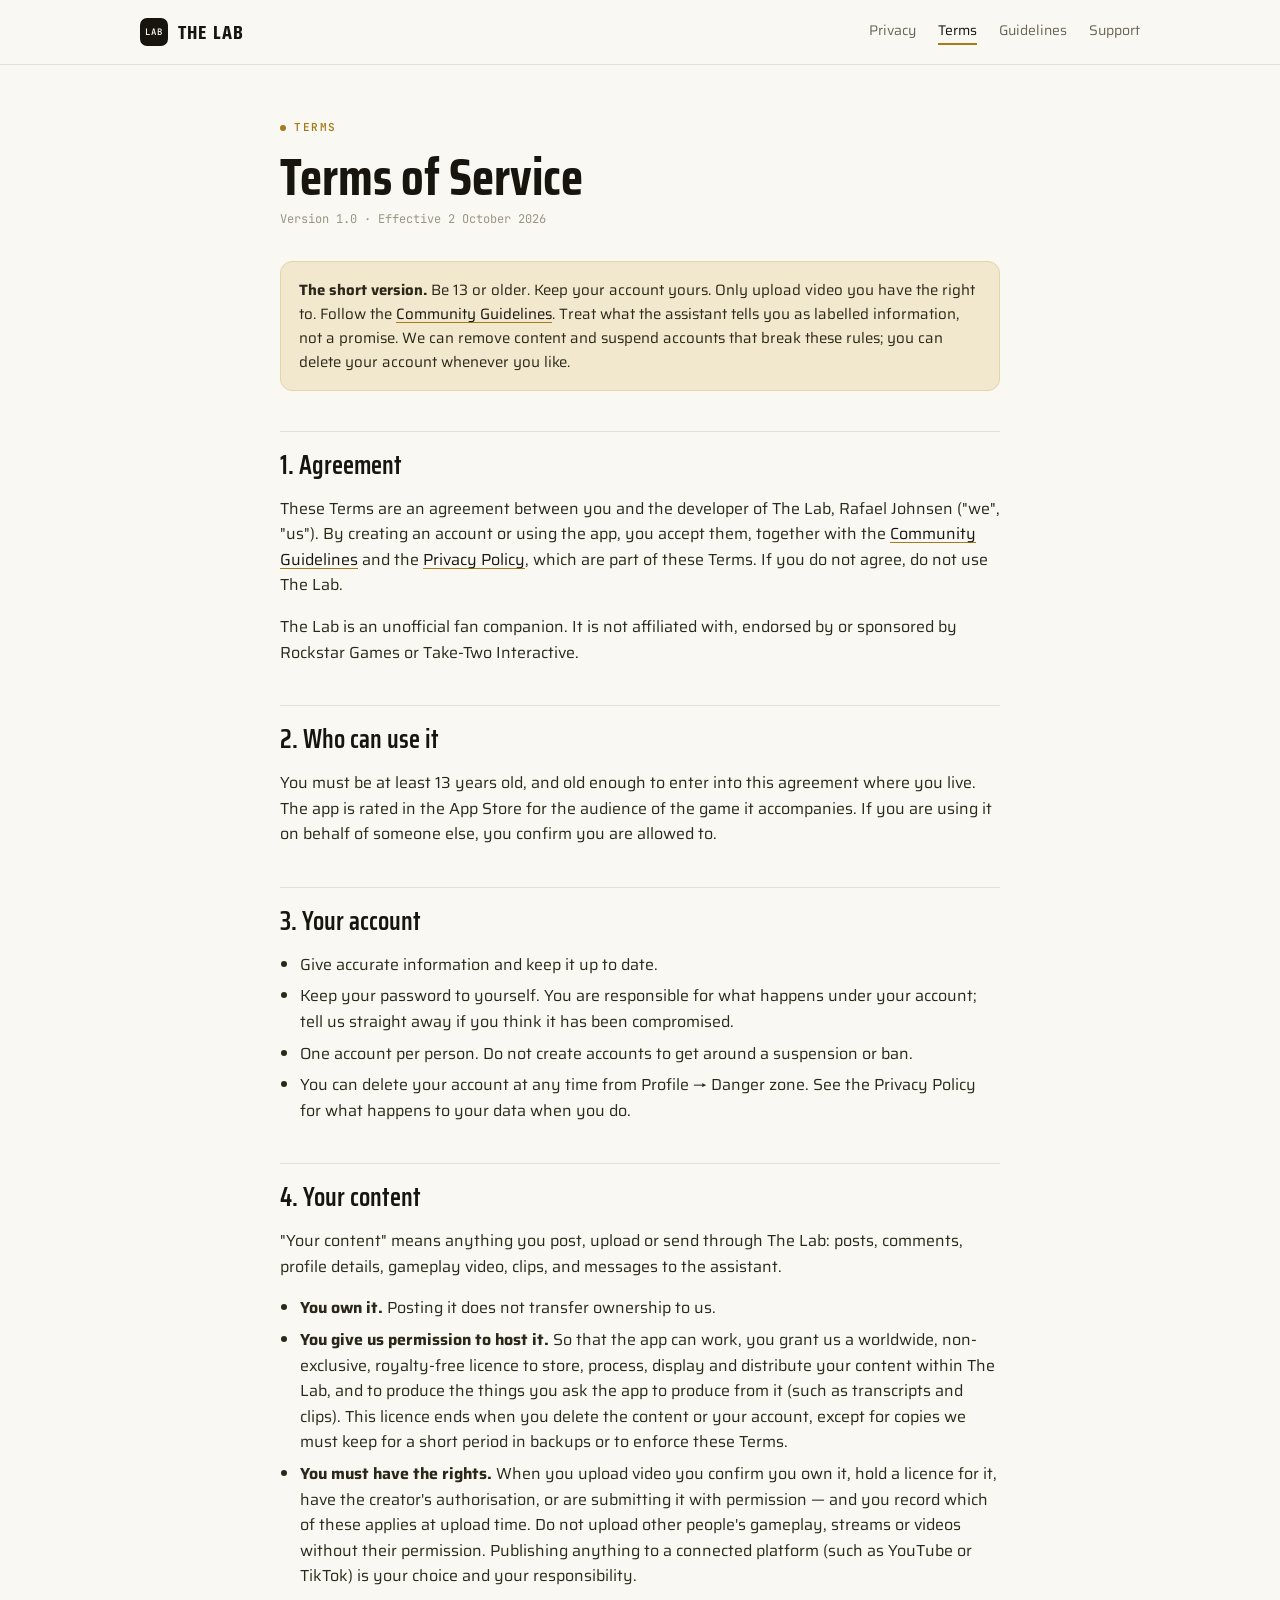
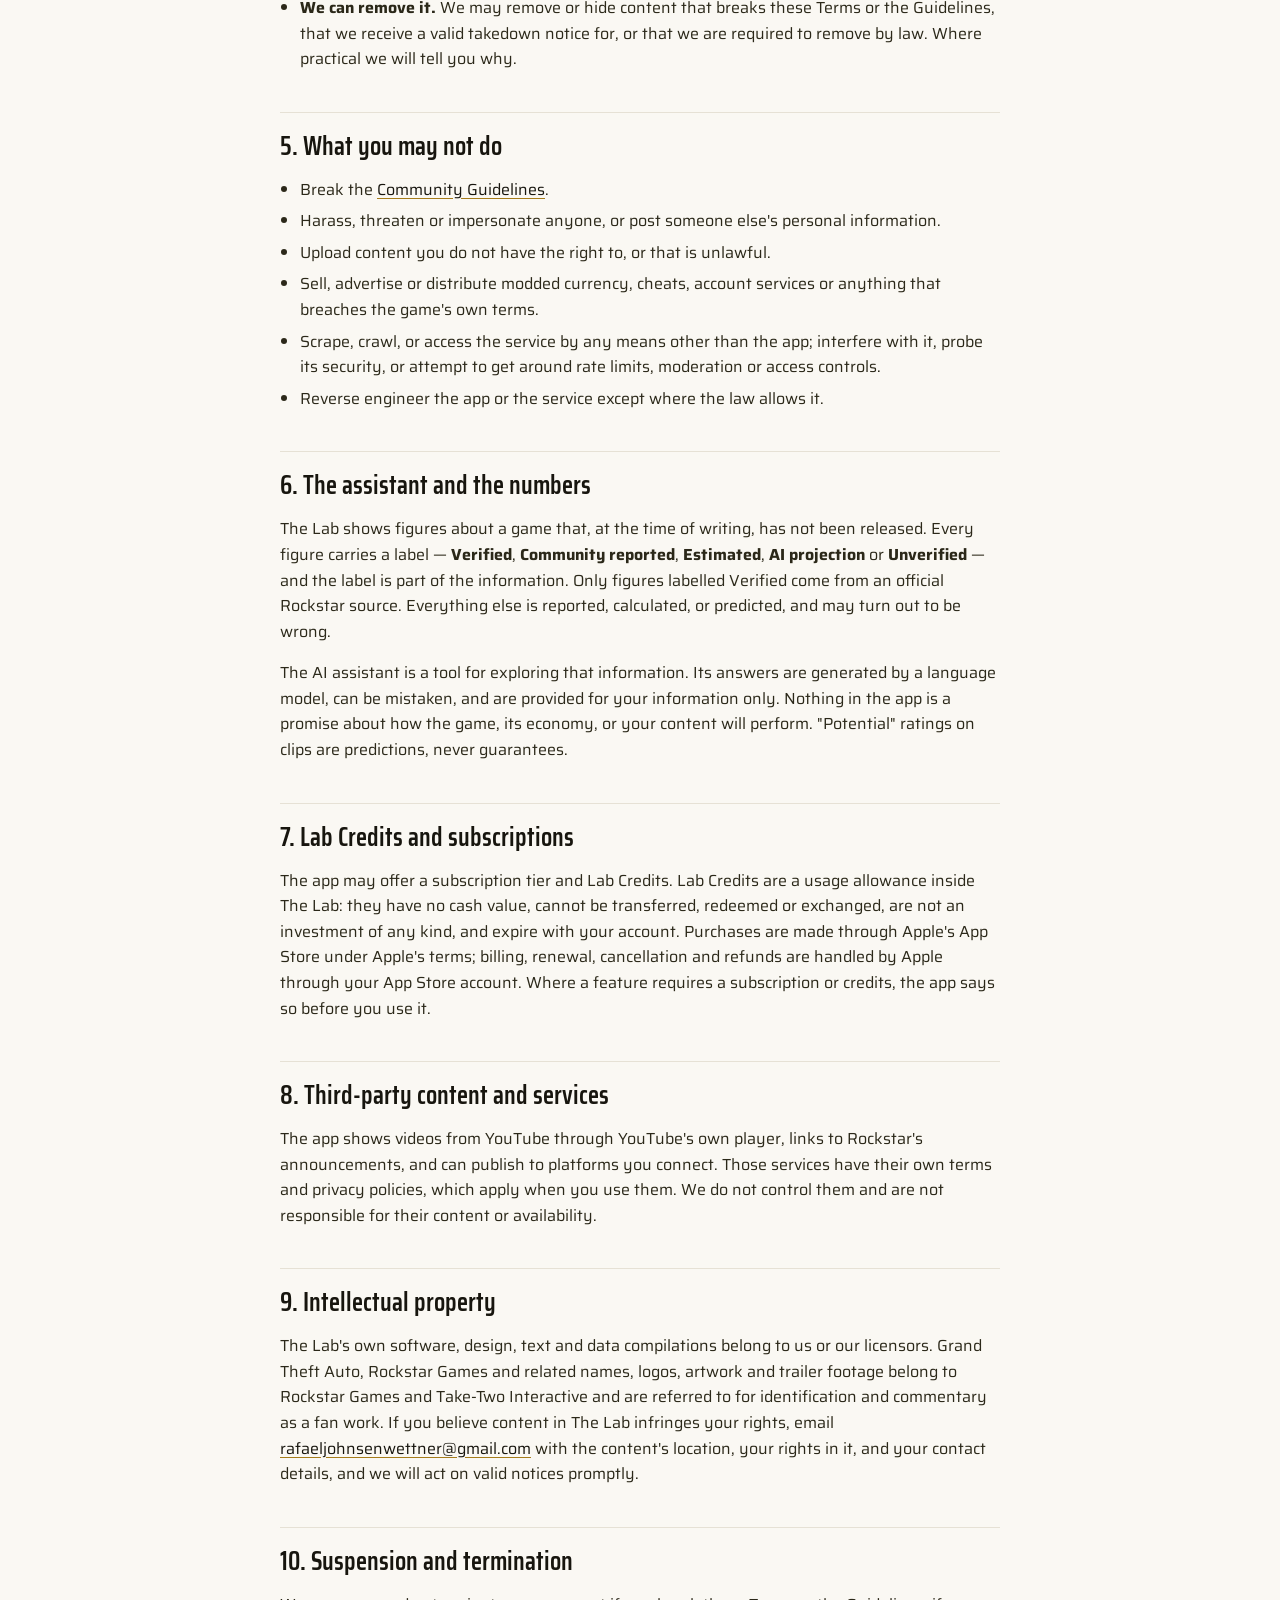
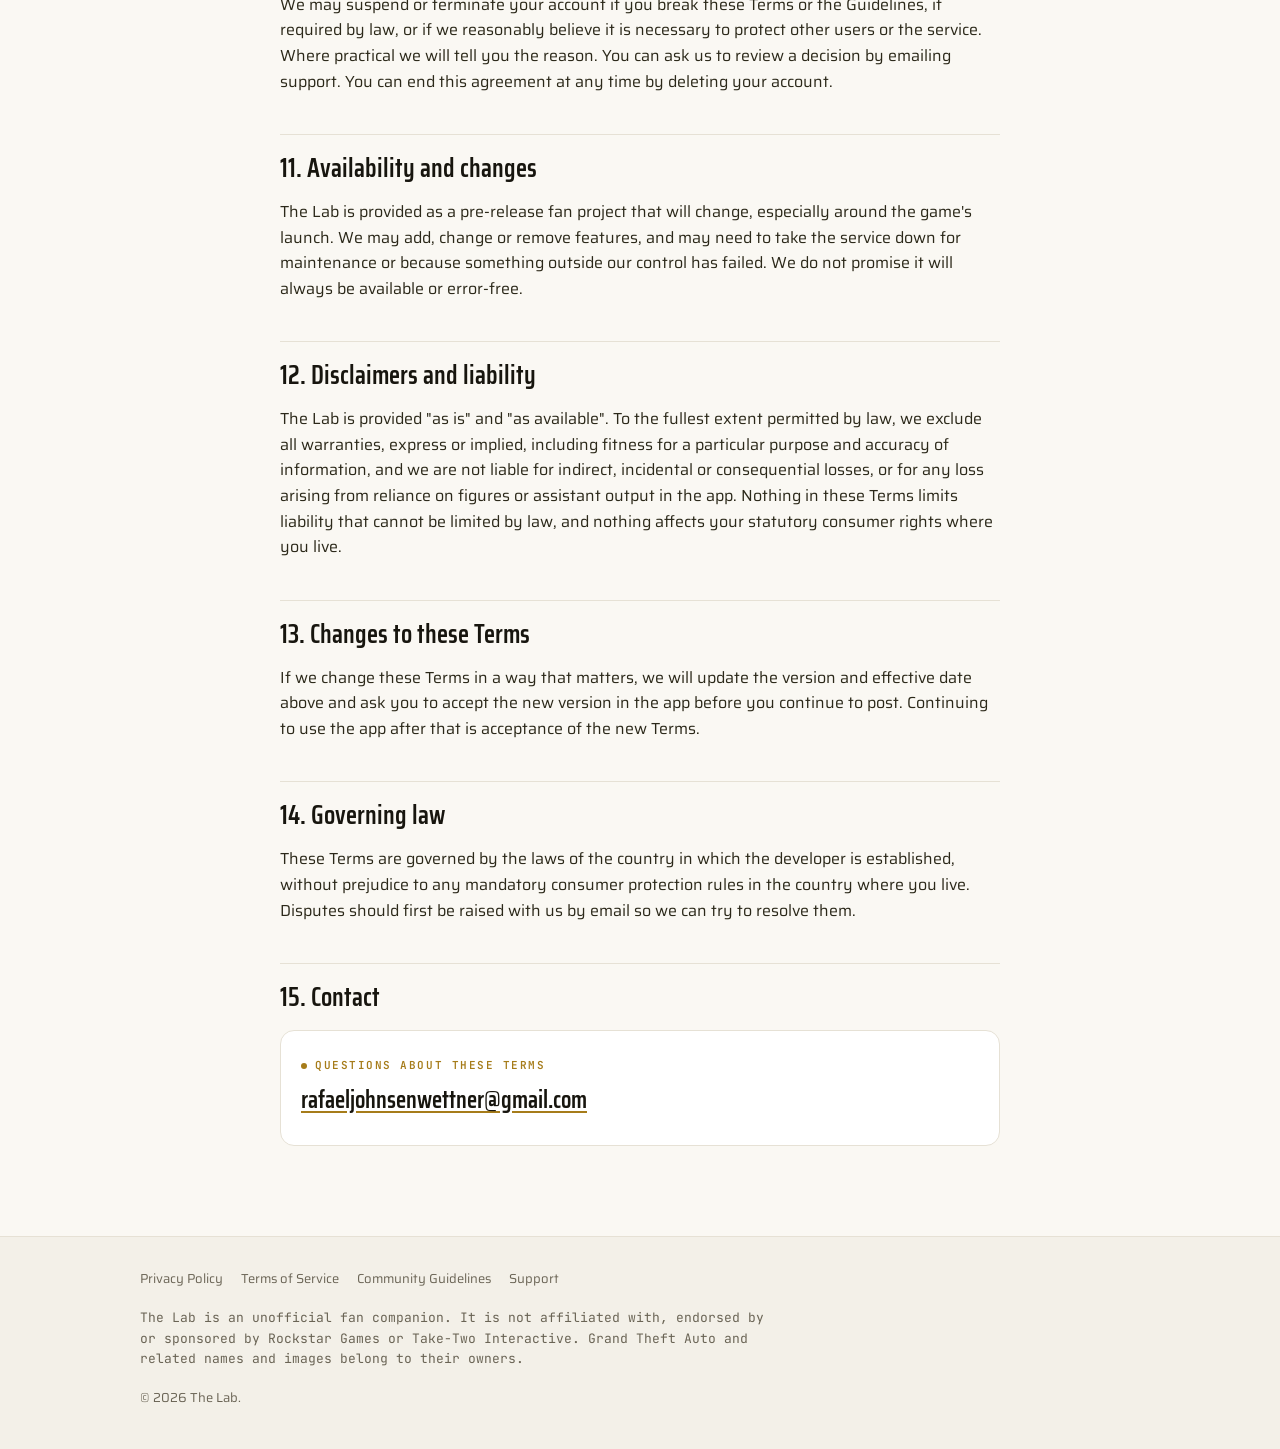
<file: terms.html>
<!doctype html>
<html lang="en">
<head>
<meta charset="utf-8">
<meta name="viewport" content="width=device-width, initial-scale=1, viewport-fit=cover">
<title>Terms of Service — The Lab</title>
<meta name="description" content="The terms for using The Lab, an unofficial fan companion app for Grand Theft Auto VI.">
<link rel="icon" href="favicon.svg" type="image/svg+xml">
<link rel="preconnect" href="https://fonts.googleapis.com">
<link rel="preconnect" href="https://fonts.gstatic.com" crossorigin>
<link href="https://fonts.googleapis.com/css2?family=JetBrains+Mono:wght@400;600&family=Saira+Condensed:wght@600;700&family=Saira:wght@400;500&display=swap" rel="stylesheet">
<link rel="stylesheet" href="styles.css">
</head>
<body>

<header class="site-header">
  <div class="wrap">
    <a class="brand" href="./" aria-label="The Lab home">
      <span class="brand-mark" aria-hidden="true">LAB</span>
      <span class="brand-name">The Lab</span>
    </a>
    <nav class="site-nav" aria-label="Site">
      <a href="privacy.html">Privacy</a>
      <a href="terms.html" aria-current="page">Terms</a>
      <a href="community-guidelines.html">Guidelines</a>
      <a href="support.html">Support</a>
    </nav>
  </div>
</header>

<main class="doc">
  <div class="wrap">
    <span class="eyebrow">Terms</span>
    <h1>Terms of Service</h1>
    <p class="meta">Version 1.0 · Effective 2 October 2026</p>

    <div class="summary">
      <p><strong>The short version.</strong> Be 13 or older. Keep your account yours. Only upload video you have the right to. Follow the <a href="community-guidelines.html">Community Guidelines</a>. Treat what the assistant tells you as labelled information, not a promise. We can remove content and suspend accounts that break these rules; you can delete your account whenever you like.</p>
    </div>

    <h2>1. Agreement</h2>
    <p>These Terms are an agreement between you and the developer of The Lab, Rafael Johnsen ("we", "us"). By creating an account or using the app, you accept them, together with the <a href="community-guidelines.html">Community Guidelines</a> and the <a href="privacy.html">Privacy Policy</a>, which are part of these Terms. If you do not agree, do not use The Lab.</p>
    <p>The Lab is an unofficial fan companion. It is not affiliated with, endorsed by or sponsored by Rockstar Games or Take-Two Interactive.</p>

    <h2>2. Who can use it</h2>
    <p>You must be at least 13 years old, and old enough to enter into this agreement where you live. The app is rated in the App Store for the audience of the game it accompanies. If you are using it on behalf of someone else, you confirm you are allowed to.</p>

    <h2>3. Your account</h2>
    <ul>
      <li>Give accurate information and keep it up to date.</li>
      <li>Keep your password to yourself. You are responsible for what happens under your account; tell us straight away if you think it has been compromised.</li>
      <li>One account per person. Do not create accounts to get around a suspension or ban.</li>
      <li>You can delete your account at any time from Profile → Danger zone. See the Privacy Policy for what happens to your data when you do.</li>
    </ul>

    <h2>4. Your content</h2>
    <p>"Your content" means anything you post, upload or send through The Lab: posts, comments, profile details, gameplay video, clips, and messages to the assistant.</p>
    <ul>
      <li><strong>You own it.</strong> Posting it does not transfer ownership to us.</li>
      <li><strong>You give us permission to host it.</strong> So that the app can work, you grant us a worldwide, non-exclusive, royalty-free licence to store, process, display and distribute your content within The Lab, and to produce the things you ask the app to produce from it (such as transcripts and clips). This licence ends when you delete the content or your account, except for copies we must keep for a short period in backups or to enforce these Terms.</li>
      <li><strong>You must have the rights.</strong> When you upload video you confirm you own it, hold a licence for it, have the creator's authorisation, or are submitting it with permission — and you record which of these applies at upload time. Do not upload other people's gameplay, streams or videos without their permission. Publishing anything to a connected platform (such as YouTube or TikTok) is your choice and your responsibility.</li>
      <li><strong>We can remove it.</strong> We may remove or hide content that breaks these Terms or the Guidelines, that we receive a valid takedown notice for, or that we are required to remove by law. Where practical we will tell you why.</li>
    </ul>

    <h2>5. What you may not do</h2>
    <ul>
      <li>Break the <a href="community-guidelines.html">Community Guidelines</a>.</li>
      <li>Harass, threaten or impersonate anyone, or post someone else's personal information.</li>
      <li>Upload content you do not have the right to, or that is unlawful.</li>
      <li>Sell, advertise or distribute modded currency, cheats, account services or anything that breaches the game's own terms.</li>
      <li>Scrape, crawl, or access the service by any means other than the app; interfere with it, probe its security, or attempt to get around rate limits, moderation or access controls.</li>
      <li>Reverse engineer the app or the service except where the law allows it.</li>
    </ul>

    <h2>6. The assistant and the numbers</h2>
    <p>The Lab shows figures about a game that, at the time of writing, has not been released. Every figure carries a label — <strong>Verified</strong>, <strong>Community reported</strong>, <strong>Estimated</strong>, <strong>AI projection</strong> or <strong>Unverified</strong> — and the label is part of the information. Only figures labelled Verified come from an official Rockstar source. Everything else is reported, calculated, or predicted, and may turn out to be wrong.</p>
    <p>The AI assistant is a tool for exploring that information. Its answers are generated by a language model, can be mistaken, and are provided for your information only. Nothing in the app is a promise about how the game, its economy, or your content will perform. "Potential" ratings on clips are predictions, never guarantees.</p>

    <h2>7. Lab Credits and subscriptions</h2>
    <p>The app may offer a subscription tier and Lab Credits. Lab Credits are a usage allowance inside The Lab: they have no cash value, cannot be transferred, redeemed or exchanged, are not an investment of any kind, and expire with your account. Purchases are made through Apple's App Store under Apple's terms; billing, renewal, cancellation and refunds are handled by Apple through your App Store account. Where a feature requires a subscription or credits, the app says so before you use it.</p>

    <h2>8. Third-party content and services</h2>
    <p>The app shows videos from YouTube through YouTube's own player, links to Rockstar's announcements, and can publish to platforms you connect. Those services have their own terms and privacy policies, which apply when you use them. We do not control them and are not responsible for their content or availability.</p>

    <h2>9. Intellectual property</h2>
    <p>The Lab's own software, design, text and data compilations belong to us or our licensors. Grand Theft Auto, Rockstar Games and related names, logos, artwork and trailer footage belong to Rockstar Games and Take-Two Interactive and are referred to for identification and commentary as a fan work. If you believe content in The Lab infringes your rights, email <a href="mailto:rafaeljohnsenwettner@gmail.com">rafaeljohnsenwettner@gmail.com</a> with the content's location, your rights in it, and your contact details, and we will act on valid notices promptly.</p>

    <h2>10. Suspension and termination</h2>
    <p>We may suspend or terminate your account if you break these Terms or the Guidelines, if required by law, or if we reasonably believe it is necessary to protect other users or the service. Where practical we will tell you the reason. You can ask us to review a decision by emailing support. You can end this agreement at any time by deleting your account.</p>

    <h2>11. Availability and changes</h2>
    <p>The Lab is provided as a pre-release fan project that will change, especially around the game's launch. We may add, change or remove features, and may need to take the service down for maintenance or because something outside our control has failed. We do not promise it will always be available or error-free.</p>

    <h2>12. Disclaimers and liability</h2>
    <p>The Lab is provided "as is" and "as available". To the fullest extent permitted by law, we exclude all warranties, express or implied, including fitness for a particular purpose and accuracy of information, and we are not liable for indirect, incidental or consequential losses, or for any loss arising from reliance on figures or assistant output in the app. Nothing in these Terms limits liability that cannot be limited by law, and nothing affects your statutory consumer rights where you live.</p>

    <h2>13. Changes to these Terms</h2>
    <p>If we change these Terms in a way that matters, we will update the version and effective date above and ask you to accept the new version in the app before you continue to post. Continuing to use the app after that is acceptance of the new Terms.</p>

    <h2>14. Governing law</h2>
    <p>These Terms are governed by the laws of the country in which the developer is established, without prejudice to any mandatory consumer protection rules in the country where you live. Disputes should first be raised with us by email so we can try to resolve them.</p>

    <h2>15. Contact</h2>
    <div class="contact-card">
      <span class="eyebrow">Questions about these Terms</span>
      <p class="big"><a href="mailto:rafaeljohnsenwettner@gmail.com">rafaeljohnsenwettner@gmail.com</a></p>
    </div>
  </div>
</main>

<footer class="site-footer">
  <div class="wrap">
    <nav aria-label="Legal">
      <a href="privacy.html">Privacy Policy</a>
      <a href="terms.html">Terms of Service</a>
      <a href="community-guidelines.html">Community Guidelines</a>
      <a href="support.html">Support</a>
    </nav>
    <p class="disclaimer">The Lab is an unofficial fan companion. It is not affiliated with, endorsed by or sponsored by Rockstar Games or Take-Two Interactive. Grand Theft Auto and related names and images belong to their owners.</p>
    <p>© 2026 The Lab.</p>
  </div>
</footer>
</body>
</html>
</file>
<file: styles.css>
/* The Lab — site styles. Palette and type mirror apps/mobile/lib/theme.ts:
   warm paper, near-black ink, gold only as a hairline or small mark. */

:root {
  --bg: #faf8f3;
  --bg-lift: #f3f0e8;
  --panel: #ffffff;
  --line: #e6e1d5;
  --line-strong: #cbc4b2;
  --ink: #17150e;
  --mut: #6a6455;
  --faint: #9c9583;
  --gold: #a67c1a;
  --gold-soft: #f2e8cd;
  --alert: #a82f16;
  --display: "Saira Condensed", "Arial Narrow", "Helvetica Neue", Arial, sans-serif;
  --body: "Saira", "Helvetica Neue", Arial, sans-serif;
  --mono: "JetBrains Mono", "SF Mono", Menlo, Consolas, monospace;
  color-scheme: light;
}

* { box-sizing: border-box; }

html { -webkit-text-size-adjust: 100%; }

body {
  margin: 0;
  background: var(--bg);
  color: var(--ink);
  font-family: var(--body);
  font-size: 16px;
  line-height: 1.6;
}

a { color: var(--ink); text-decoration-color: var(--gold); text-underline-offset: 3px; }
a:hover { color: var(--gold); }
a:focus-visible, button:focus-visible { outline: 2px solid var(--gold); outline-offset: 3px; }

.wrap { max-width: 1040px; margin: 0 auto; padding: 0 20px; }

/* Header ----------------------------------------------------------------- */

.site-header {
  border-bottom: 1px solid var(--line);
  background: var(--bg);
}
.site-header .wrap {
  display: flex; align-items: center; justify-content: space-between; gap: 24px;
  min-height: 64px; flex-wrap: wrap; padding-block: 10px;
}
.brand {
  display: inline-flex; align-items: center; gap: 10px;
  text-decoration: none; color: var(--ink);
}
.brand-mark {
  width: 28px; height: 28px; border-radius: 7px; background: var(--ink);
  color: var(--bg); display: grid; place-items: center;
  font-family: var(--mono); font-size: 9px; font-weight: 600; letter-spacing: 0.08em;
}
.brand-name { font-family: var(--display); font-weight: 700; font-size: 20px; letter-spacing: 0.06em; text-transform: uppercase; }
.site-nav { display: flex; gap: 22px; flex-wrap: wrap; }
.site-nav a { font-size: 14px; color: var(--mut); text-decoration: none; }
.site-nav a:hover, .site-nav a[aria-current="page"] { color: var(--ink); }
.site-nav a[aria-current="page"] { border-bottom: 2px solid var(--gold); padding-bottom: 2px; }

/* Eyebrow / labels -------------------------------------------------------- */

.eyebrow {
  font-family: var(--mono); font-size: 11px; font-weight: 600;
  letter-spacing: 0.14em; text-transform: uppercase; color: var(--gold);
  display: inline-flex; align-items: center; gap: 8px;
}
.eyebrow::before { content: ""; width: 6px; height: 6px; border-radius: 50%; background: var(--gold); }

/* Landing ---------------------------------------------------------------- */

.hero { padding: 64px 0 40px; border-bottom: 1px solid var(--line); }
.hero h1 {
  font-family: var(--display); font-weight: 700; font-size: clamp(40px, 7vw, 76px);
  line-height: 0.98; letter-spacing: -0.01em; margin: 14px 0 18px; text-wrap: balance;
}
.hero h1 em { font-style: normal; color: var(--gold); }
.hero p.lead { font-size: 18px; color: var(--mut); max-width: 58ch; margin: 0 0 28px; }

.countdown {
  display: grid; grid-template-columns: repeat(4, minmax(0, 1fr)); gap: 12px;
  max-width: 560px; margin: 0 0 28px;
}
.countdown div {
  background: var(--panel); border: 1px solid var(--line); border-radius: 12px;
  padding: 14px 10px; text-align: center;
}
.countdown b {
  display: block; font-family: var(--display); font-weight: 700; font-size: clamp(28px, 5vw, 44px);
  line-height: 1; font-variant-numeric: tabular-nums;
}
.countdown span {
  display: block; margin-top: 6px; font-family: var(--mono); font-size: 10px;
  letter-spacing: 0.14em; text-transform: uppercase; color: var(--faint);
}

.cta-row { display: flex; gap: 12px; flex-wrap: wrap; align-items: center; }
.btn {
  display: inline-flex; align-items: center; gap: 8px; min-height: 46px; padding: 0 20px;
  border-radius: 999px; font-weight: 500; font-size: 15px; text-decoration: none;
  border: 1px solid var(--ink); background: var(--ink); color: var(--bg);
}
.btn:hover { color: var(--bg); background: #2b2819; }
.btn.secondary { background: transparent; color: var(--ink); border-color: var(--line-strong); }
.btn.secondary:hover { color: var(--ink); border-color: var(--ink); background: var(--bg-lift); }
.cta-note { font-size: 13px; color: var(--faint); }

.features { padding: 48px 0; display: grid; gap: 16px; grid-template-columns: repeat(3, minmax(0, 1fr)); }
.feature {
  background: var(--panel); border: 1px solid var(--line); border-radius: 14px; padding: 22px 20px;
}
.feature h2 { font-family: var(--display); font-weight: 600; font-size: 24px; margin: 10px 0 8px; }
.feature p { margin: 0; color: var(--mut); font-size: 15px; }

.labels { padding: 8px 0 56px; }
.labels h2 { font-family: var(--display); font-weight: 600; font-size: 30px; margin: 10px 0 8px; }
.labels p { color: var(--mut); max-width: 64ch; }
.label-row { display: flex; gap: 10px; flex-wrap: wrap; margin-top: 16px; }
.label {
  font-family: var(--mono); font-size: 10px; font-weight: 600; letter-spacing: 0.12em;
  padding: 6px 10px; border-radius: 6px; border: 1px solid currentColor; background: var(--panel);
}
.label.verified { color: #1f7a4c; }
.label.community { color: #1f5a8f; }
.label.estimated { color: #c2570f; }
.label.projection { color: #63479b; }
.label.unverified { color: #7e7868; }

/* Documents -------------------------------------------------------------- */

.doc { padding: 48px 0 72px; }
.doc .wrap { max-width: 760px; }
.doc h1 {
  font-family: var(--display); font-weight: 700; font-size: clamp(34px, 6vw, 52px);
  line-height: 1.02; margin: 12px 0 6px; text-wrap: balance;
}
.doc .meta { font-family: var(--mono); font-size: 12px; color: var(--faint); margin: 0 0 32px; }
.doc h2 {
  font-family: var(--display); font-weight: 600; font-size: 26px; line-height: 1.15;
  margin: 40px 0 10px; padding-top: 18px; border-top: 1px solid var(--line);
}
.doc h3 { font-size: 17px; font-weight: 600; margin: 22px 0 6px; }
.doc p, .doc li { font-size: 16px; color: #2b2819; max-width: 68ch; }
.doc ul { padding-left: 20px; }
.doc li { margin: 6px 0; }
.doc .summary {
  background: var(--gold-soft); border: 1px solid #e3d5a8; border-radius: 12px;
  padding: 16px 18px; margin: 0 0 8px;
}
.doc .summary p { margin: 0; font-size: 15px; }
.doc table { border-collapse: collapse; width: 100%; font-size: 15px; margin: 12px 0; }
.doc th, .doc td { text-align: left; vertical-align: top; padding: 10px 10px 10px 0; border-bottom: 1px solid var(--line); }
.doc th { font-family: var(--mono); font-size: 11px; letter-spacing: 0.1em; text-transform: uppercase; color: var(--faint); font-weight: 600; }
.doc code { font-family: var(--mono); font-size: 13px; background: var(--bg-lift); padding: 1px 6px; border-radius: 4px; }
.table-scroll { overflow-x: auto; }

.contact-card {
  background: var(--panel); border: 1px solid var(--line); border-radius: 14px; padding: 20px;
  margin: 18px 0;
}
.contact-card .big { font-family: var(--display); font-size: 24px; font-weight: 600; margin: 4px 0 6px; word-break: break-all; }

/* Footer ----------------------------------------------------------------- */

.site-footer { border-top: 1px solid var(--line); background: var(--bg-lift); padding: 32px 0 40px; }
.site-footer .wrap { display: grid; gap: 18px; }
.site-footer p { margin: 0; font-size: 13px; color: var(--mut); max-width: 80ch; }
.site-footer nav { display: flex; gap: 18px; flex-wrap: wrap; }
.site-footer nav a { font-size: 13px; color: var(--mut); text-decoration: none; }
.site-footer nav a:hover { color: var(--ink); }
.disclaimer { font-family: var(--mono); font-size: 12px; color: var(--faint); line-height: 1.6; }

@media (max-width: 760px) {
  .features { grid-template-columns: 1fr; }
  .hero { padding-top: 40px; }
}

@media (prefers-reduced-motion: reduce) {
  * { transition: none !important; animation: none !important; }
}
</file>
